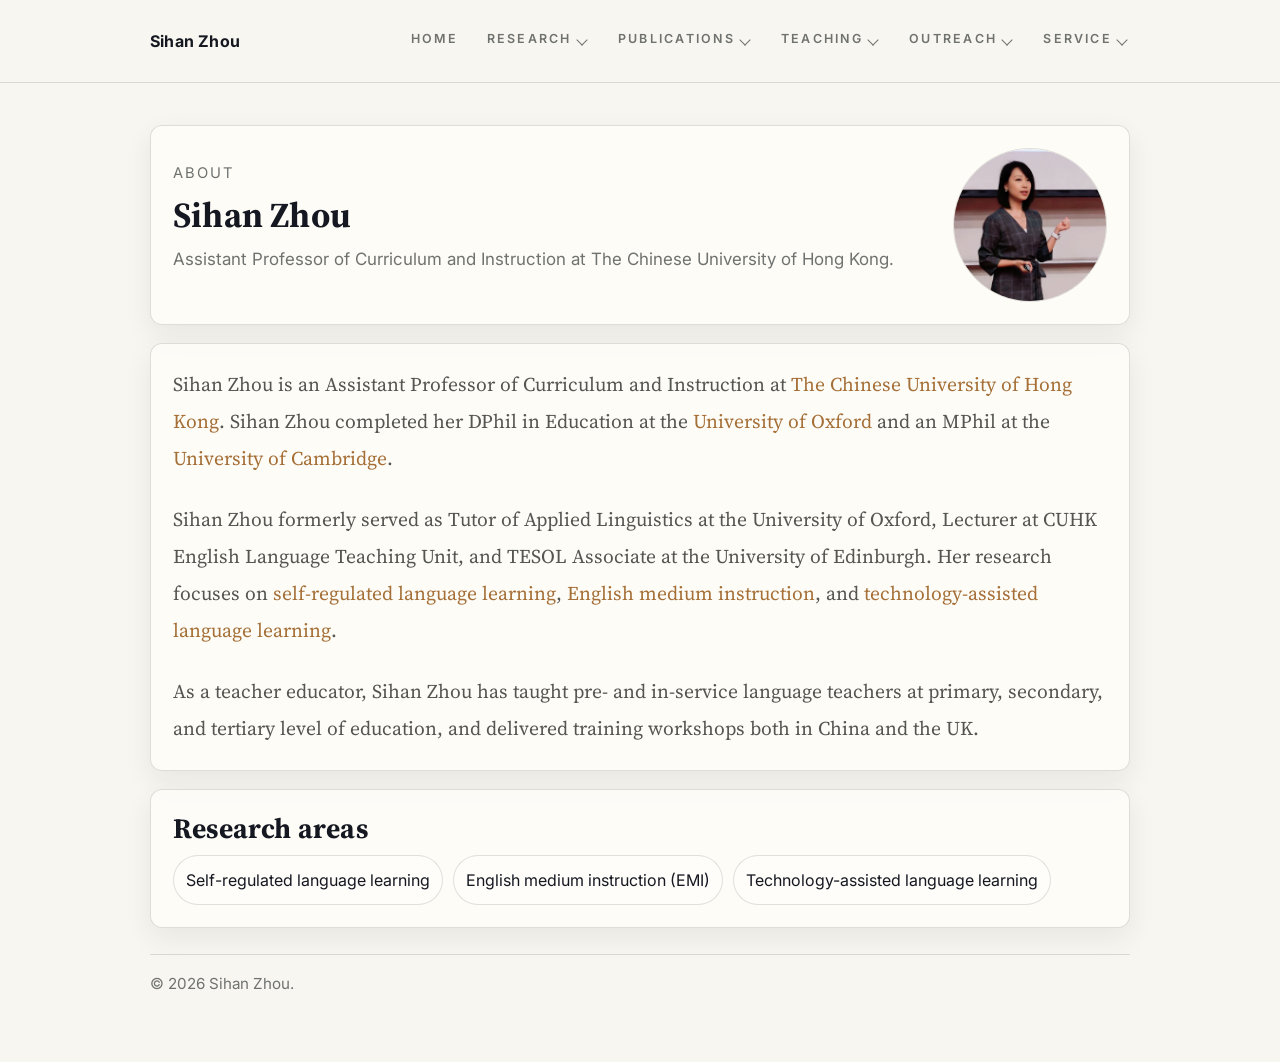
<file: about.html>
<!doctype html>
<html lang="en">
<head>
  <meta charset="utf-8" />
  <meta name="viewport" content="width=device-width, initial-scale=1" />
  <link rel="icon" href="favicon.svg" type="image/svg+xml" />
  <title>About · Sihan Zhou</title>
  <meta name="description" content="About Sihan Zhou." />
  <link rel="stylesheet" href="assets/style.css?v=35" />
</head>
<body class="page-about">
<header class="site-header">
  <div class="container header-inner">
    <div class="brand">
      <a href="index.html">Sihan Zhou</a>
    </div>
    <nav class="nav" aria-label="Main navigation">
      <a class="nav-top" href="index.html">Home</a>
      <div class="nav-group">
        <a class="nav-top" href="research.html">Research</a>
        <button class="nav-toggle" type="button" aria-expanded="false" aria-label="Open Research menu"></button>
        <div class="dropdown-menu">
          <a href="research.html#projects-grants">Projects &amp; Grants</a>
          <a href="research.html#research-in-motion">Research in Motion</a>
          <a href="research.html#invited-talks">Invited Talks</a>
          <a href="research.html#conference-presentations">Selected Conference Presentations</a>
        </div>
      </div>
      <div class="nav-group">
        <a class="nav-top" href="publications.html">Publications</a>
        <button class="nav-toggle" type="button" aria-expanded="false" aria-label="Open Publications menu"></button>
        <div class="dropdown-menu">
          <a href="publications.html#featured-publications">Featured Publications</a>
          <a href="publications.html#selected-publications-by-topic">Publications by Topic</a>
        </div>
      </div>
      <div class="nav-group">
        <a class="nav-top" href="teaching.html">Teaching</a>
        <button class="nav-toggle" type="button" aria-expanded="false" aria-label="Open Teaching menu"></button>
        <div class="dropdown-menu">
          <a href="teaching.html#courses-teaching">Courses Teaching</a>
          <a href="teaching.html#photo-gallery">Photo Gallery</a>
          <a href="teaching.html#guest-lecturers">Guest Lecturers Hosted in Taught Courses</a>
          <a href="teaching.html#supervision">Supervision</a>
        </div>
      </div>
      <div class="nav-group">
        <a class="nav-top" href="outreach.html">Outreach</a>
        <button class="nav-toggle" type="button" aria-expanded="false" aria-label="Open Outreach menu"></button>
        <div class="dropdown-menu">
          <a href="outreach.html#knowledge-transfer">Knowledge Transfer</a>
          <a href="outreach.html#event-organization">Event Organization</a>
          <a href="outreach.html#academic-talks-hosted">Academic Talks Hosted at the Chinese University of Hong Kong</a>
        </div>
      </div>
      <div class="nav-group">
        <a class="nav-top" href="service.html">Service</a>
        <button class="nav-toggle" type="button" aria-expanded="false" aria-label="Open Service menu"></button>
        <div class="dropdown-menu">
          <a href="service.html#professional-roles">Professional Roles</a>
          <a href="service.html#selected-external-services">Selected External Services</a>
          <a href="service.html#selected-internal-services">Selected Service to University and College</a>
        </div>
      </div>
    </nav>
  </div>
</header>

<main class="container">
  <section class="section intro-section">
    <div>
      <div class="kicker">About</div>
      <h1>Sihan Zhou</h1>
      <p class="lead">
        Assistant Professor of Curriculum and Instruction at The Chinese University of Hong Kong.
      </p>
    </div>
    <img class="page-portrait" src="assets/avatar.jpg" alt="Portrait of Sihan Zhou">
  </section>

  <section class="section about-prose">
    <p>
      Sihan Zhou is an Assistant Professor of Curriculum and Instruction at <span class="text-highlight">The Chinese University of Hong Kong</span>. Sihan Zhou completed her DPhil in Education at the <span class="text-highlight">University of Oxford</span> and an MPhil at the <span class="text-highlight">University of Cambridge</span>.
    </p>
    <p>
      Sihan Zhou formerly served as Tutor of Applied Linguistics at the University of Oxford, Lecturer at CUHK English Language Teaching Unit, and TESOL Associate at the University of Edinburgh. Her research focuses on <span class="text-highlight">self-regulated language learning</span>, <span class="text-highlight">English medium instruction</span>, and <span class="text-highlight">technology-assisted language learning</span>.
    </p>
    <p>
      As a teacher educator, Sihan Zhou has taught pre- and in-service language teachers at primary, secondary, and tertiary level of education, and delivered training workshops both in China and the UK.
    </p>
  </section>

  <section class="section">
    <h2>Research areas</h2>
    <div class="research-strip">
      <span>Self-regulated language learning</span>
      <span>English medium instruction (EMI)</span>
      <span>Technology-assisted language learning</span>
    </div>
  </section>

  <footer class="footer">
    <div>© <span id="year"></span> Sihan Zhou.</div>
  </footer>
</main>

<script src="assets/site.js?v=17"></script>
</body>
</html>
</file>
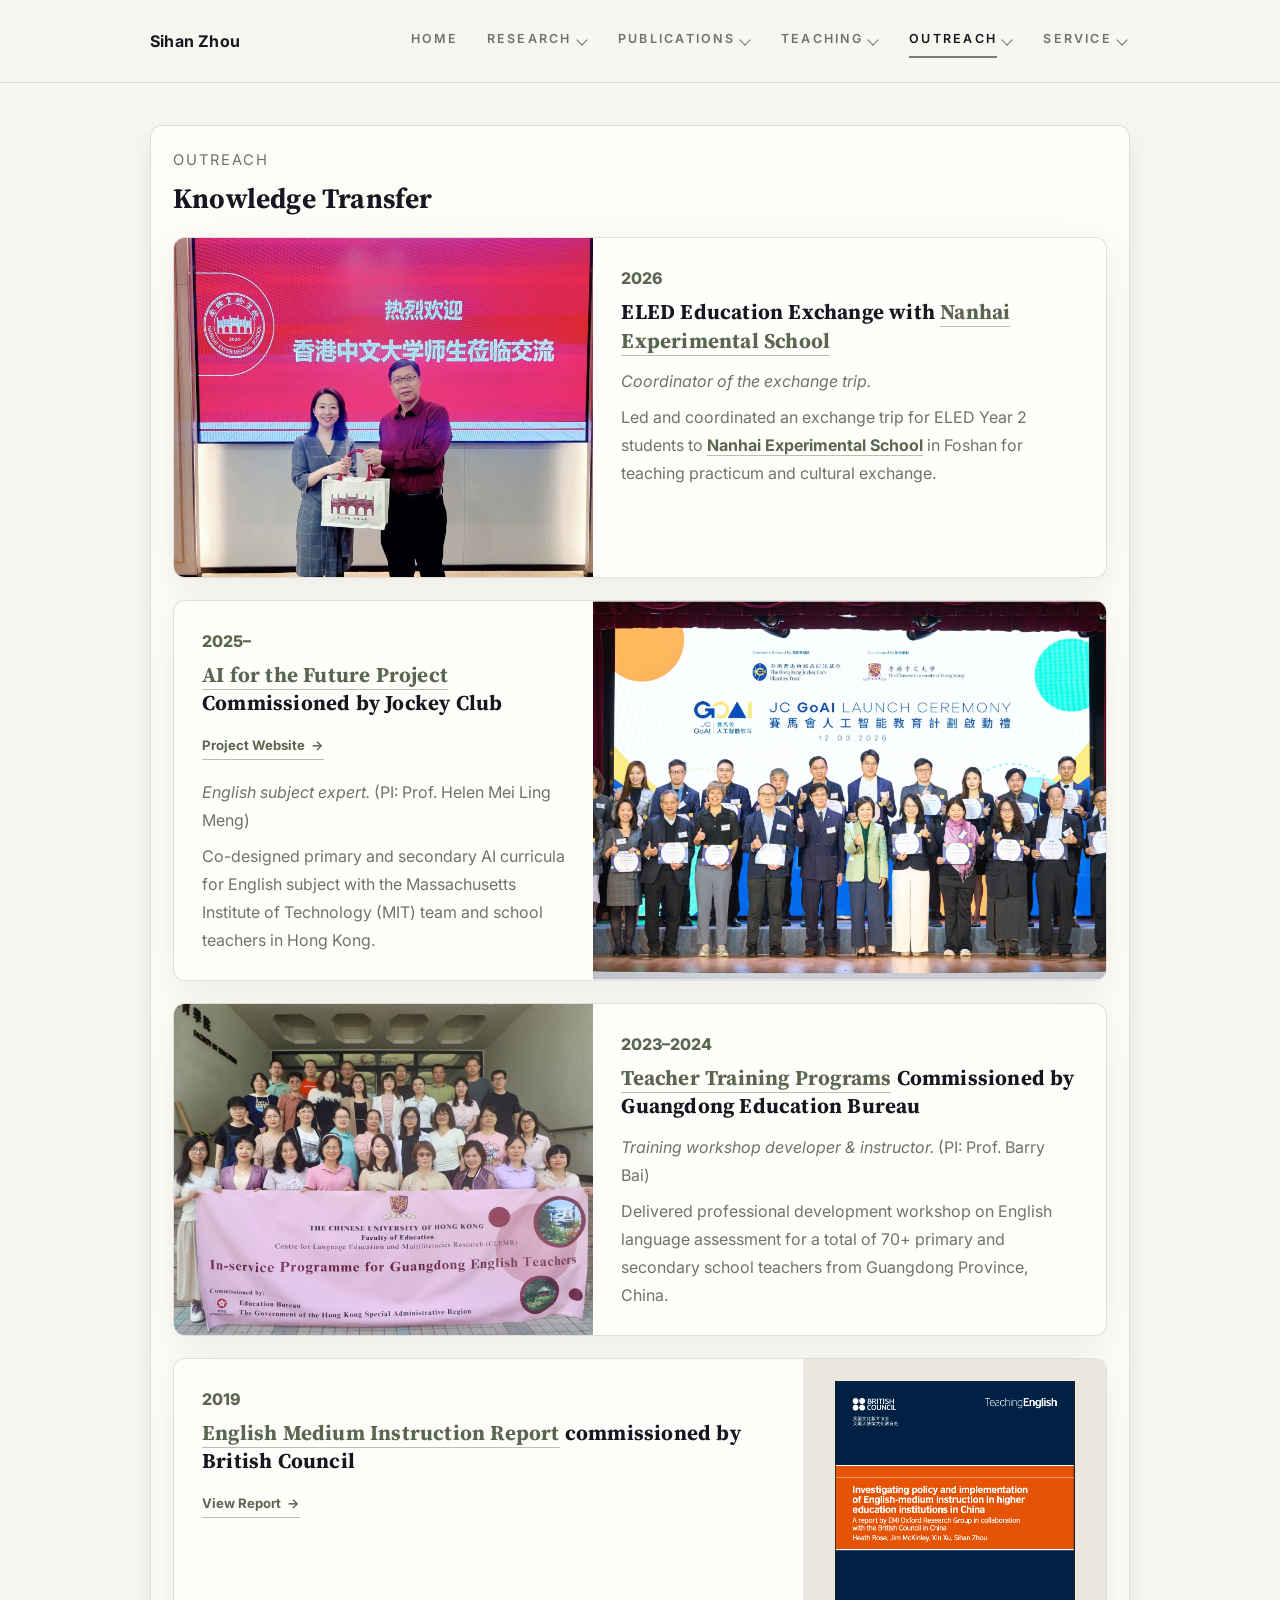
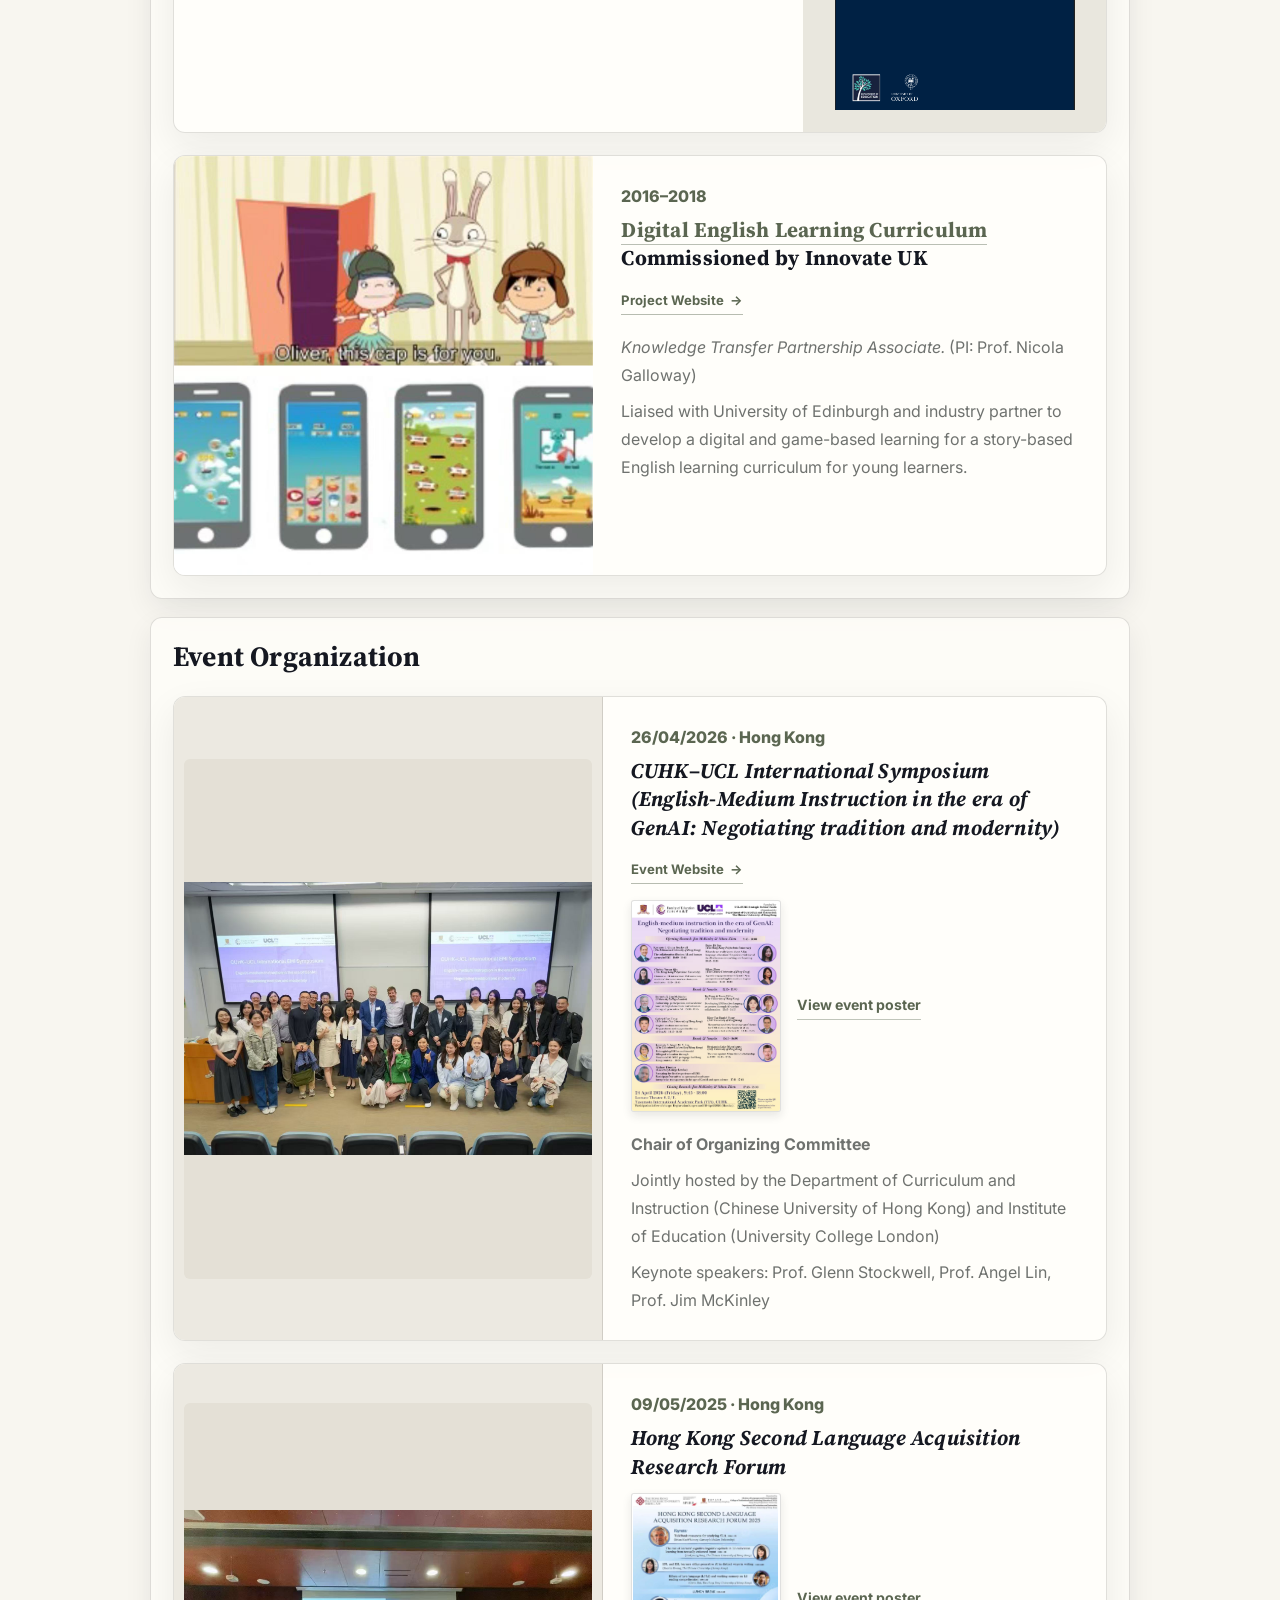
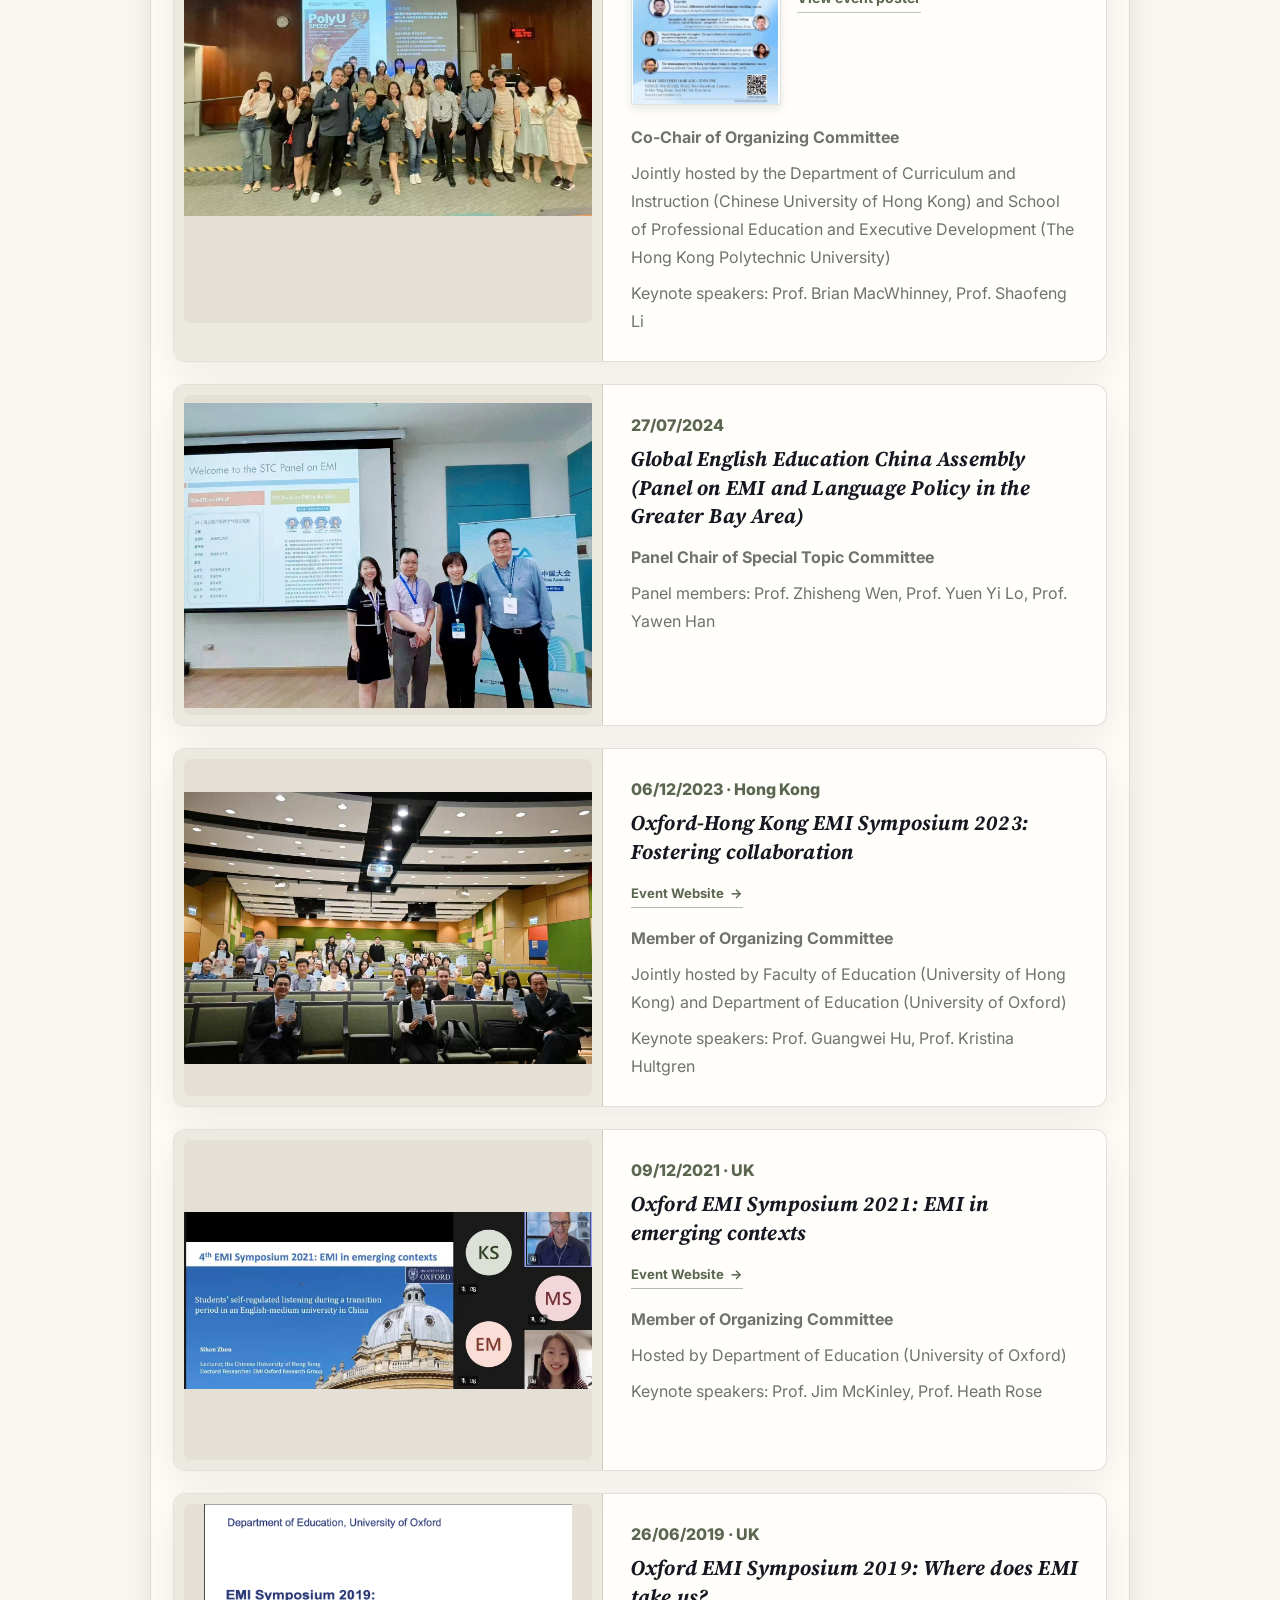
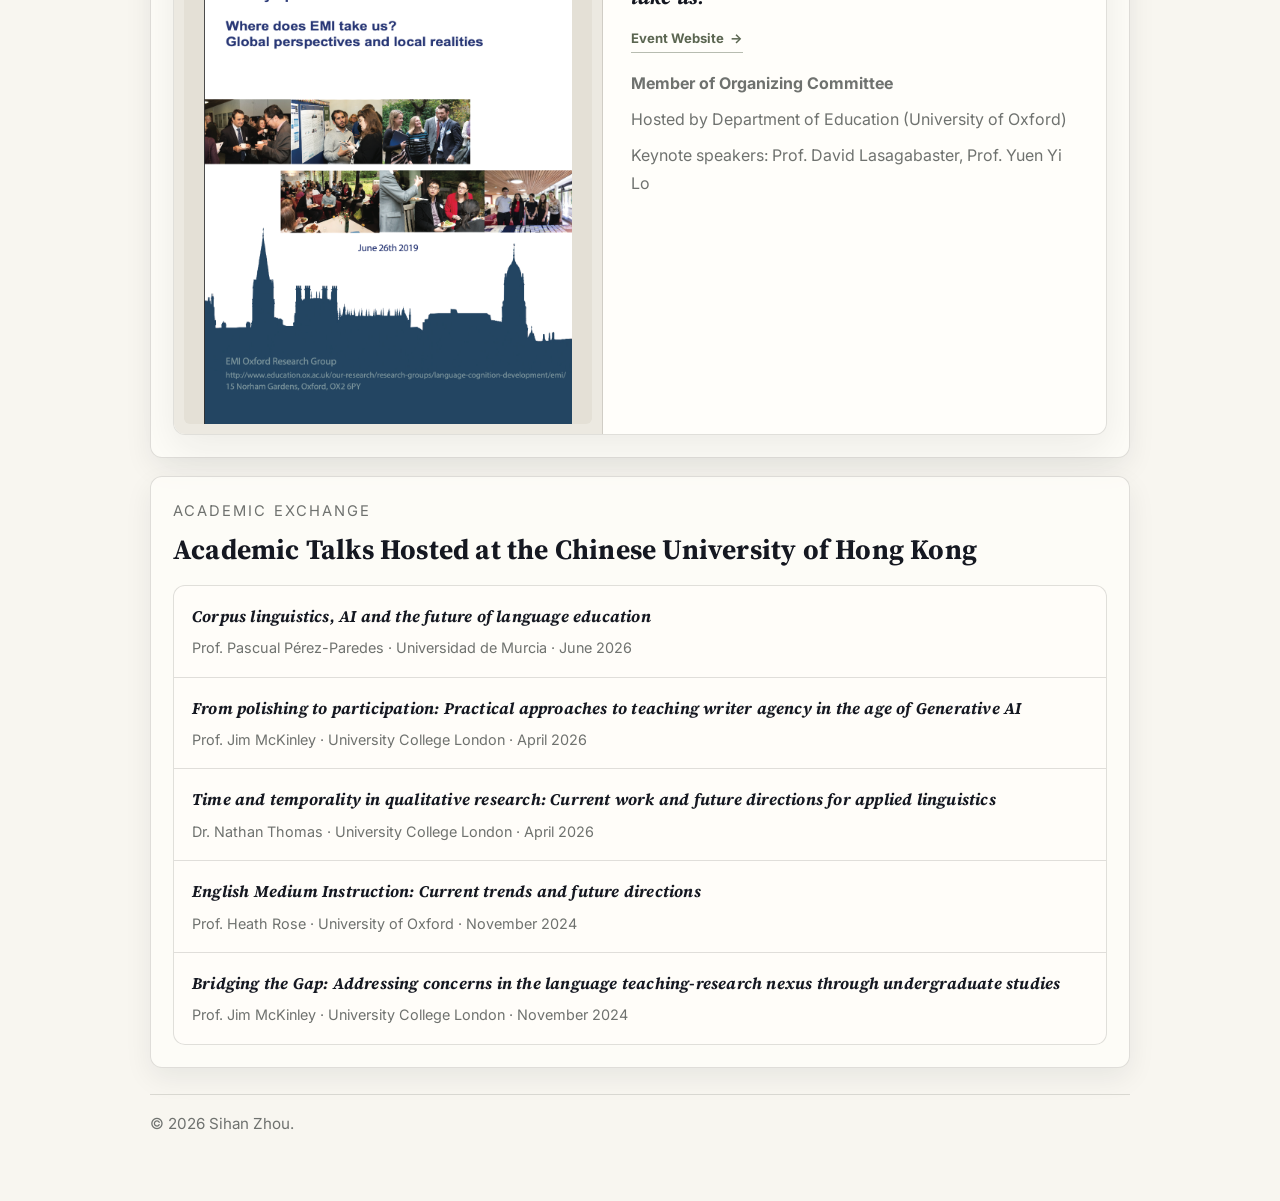
<file: outreach.html>
<!doctype html>
<html lang="en">
<head>
  <meta charset="utf-8" />
  <meta name="viewport" content="width=device-width, initial-scale=1" />
  <link rel="icon" href="favicon.svg" type="image/svg+xml" />
  <title>Outreach · Sihan Zhou</title>
  <meta name="description" content="Outreach, invited talks, events, and knowledge transfer activities of Sihan Zhou." />
  <link rel="stylesheet" href="assets/style.css?v=35" />
</head>
<body class="page-service">
<header class="site-header">
  <div class="container header-inner">
    <div class="brand">
      <a href="index.html">Sihan Zhou</a>
    </div>
    <nav class="nav" aria-label="Main navigation">
      <a class="nav-top" href="index.html">Home</a>
      <div class="nav-group">
        <a class="nav-top" href="research.html">Research</a>
        <button class="nav-toggle" type="button" aria-expanded="false" aria-label="Open Research menu"></button>
        <div class="dropdown-menu">
          <a href="research.html#projects-grants">Projects &amp; Grants</a>
          <a href="research.html#research-in-motion">Research in Motion</a>
          <a href="research.html#invited-talks">Invited Talks</a>
          <a href="research.html#conference-presentations">Selected Conference Presentations</a>
        </div>
      </div>
      <div class="nav-group">
        <a class="nav-top" href="publications.html">Publications</a>
        <button class="nav-toggle" type="button" aria-expanded="false" aria-label="Open Publications menu"></button>
        <div class="dropdown-menu">
          <a href="publications.html#featured-publications">Featured Publications</a>
          <a href="publications.html#selected-publications-by-topic">Publications by Topic</a>
        </div>
      </div>
      <div class="nav-group">
        <a class="nav-top" href="teaching.html">Teaching</a>
        <button class="nav-toggle" type="button" aria-expanded="false" aria-label="Open Teaching menu"></button>
        <div class="dropdown-menu">
          <a href="teaching.html#courses-teaching">Courses Teaching</a>
          <a href="teaching.html#photo-gallery">Photo Gallery</a>
          <a href="teaching.html#guest-lecturers">Guest Lecturers Hosted in Taught Courses</a>
          <a href="teaching.html#supervision">Supervision</a>
        </div>
      </div>
      <div class="nav-group">
        <a class="nav-top active" href="outreach.html">Outreach</a>
        <button class="nav-toggle" type="button" aria-expanded="false" aria-label="Open Outreach menu"></button>
        <div class="dropdown-menu">
          <a href="outreach.html#knowledge-transfer">Knowledge Transfer</a>
          <a href="outreach.html#event-organization">Event Organization</a>
          <a href="outreach.html#academic-talks-hosted">Academic Talks Hosted at the Chinese University of Hong Kong</a>
        </div>
      </div>
      <div class="nav-group">
        <a class="nav-top" href="service.html">Service</a>
        <button class="nav-toggle" type="button" aria-expanded="false" aria-label="Open Service menu"></button>
        <div class="dropdown-menu">
          <a href="service.html#professional-roles">Professional Roles</a>
          <a href="service.html#selected-external-services">Selected External Services</a>
          <a href="service.html#selected-internal-services">Selected Service to University and College</a>
        </div>
      </div>
    </nav>
  </div>
</header>

<main class="container">
  <section class="section" id="knowledge-transfer">
    <div class="kicker">Outreach</div>
    <h1>Knowledge Transfer</h1>
    <div class="outreach-showcase-list">
      <a class="outreach-showcase-card linked-card" href="https://www.fed.cuhk.edu.hk/~ede4343/news/eled-students-embark-on-practicum-and-cultural-exchange-in-foshan/" target="_blank" rel="noopener noreferrer" aria-label="Read about the ELED education exchange with Nanhai Experimental School">
        <div class="outreach-visual">
          <img src="assets/outreach/knowledge/Nanhai exchange trip.jpg" alt="ELED students visiting Nanhai Experimental School" loading="lazy">
        </div>
        <div class="outreach-content">
          <span class="entry-date">2026</span>
          <h3>ELED Education Exchange with <span class="linked-name">Nanhai Experimental School</span></h3>
          <p><em>Coordinator of the exchange trip.</em></p>
          <p>Led and coordinated an exchange trip for ELED Year 2 students to <span class="linked-name">Nanhai Experimental School</span> in Foshan for teaching practicum and cultural exchange.</p>
        </div>
      </a>

      <article class="outreach-showcase-card">
        <div class="outreach-visual">
          <img src="assets/outreach/knowledge/JC GoAI project.png" alt="Participants at the Jockey Club AI for the Future project launch ceremony" loading="lazy">
        </div>
        <div class="outreach-content">
          <span class="entry-date">2025&ndash;</span>
          <h3><a class="linked-name" href="https://cuhkjc-aiforfuture.hk/index.php/en/home/" target="_blank" rel="noopener noreferrer">AI for the Future Project</a> Commissioned by Jockey Club</h3>
          <a class="event-website-link project-website-link" href="https://cuhkjc-aiforfuture.hk/index.php/en/home/" target="_blank" rel="noopener noreferrer" aria-label="Open the AI for the Future Project website">Project Website <span aria-hidden="true">&rarr;</span></a>
          <p><em>English subject expert.</em> (PI: Prof. Helen Mei Ling Meng)</p>
          <p>Co-designed primary and secondary AI curricula for English subject with the Massachusetts Institute of Technology (MIT) team and school teachers in Hong Kong.</p>
        </div>
      </article>

      <article class="outreach-showcase-card">
        <div class="outreach-visual">
          <img src="assets/outreach/knowledge/teacher training.jpg" alt="Professional development workshop for teachers from Guangdong Province" loading="lazy">
        </div>
        <div class="outreach-content">
          <span class="entry-date">2023&ndash;2024</span>
          <h3><a class="linked-name" href="https://clemr.fed.cuhk.edu.hk/projects/guangdong" target="_blank" rel="noopener noreferrer">Teacher Training Programs</a> Commissioned by Guangdong Education Bureau</h3>
          <p><em>Training workshop developer &amp; instructor.</em> (PI: Prof. Barry Bai)</p>
          <p>Delivered professional development workshop on English language assessment for a total of 70+ primary and secondary school teachers from Guangdong Province, China.</p>
        </div>
      </article>

      <article class="outreach-showcase-card outreach-showcase-card--report">
        <div class="outreach-visual outreach-visual--contain">
          <img src="assets/outreach/knowledge/British Council report.png" alt="Cover of the British Council English Medium Instruction report" loading="lazy">
        </div>
        <div class="outreach-content">
          <span class="entry-date">2019</span>
          <h3><a class="linked-name" href="https://www.britishcouncil.cn/sites/default/files/k155_investigating_policy_implementation_emi_china_web.pdf" target="_blank" rel="noopener noreferrer">English Medium Instruction Report</a> commissioned by British Council</h3>
          <a class="event-website-link project-website-link" href="https://www.britishcouncil.cn/sites/default/files/k155_investigating_policy_implementation_emi_china_web.pdf" target="_blank" rel="noopener noreferrer" aria-label="Open the British Council English Medium Instruction report">View Report <span aria-hidden="true">&rarr;</span></a>
        </div>
      </article>

      <article class="outreach-showcase-card">
        <div class="outreach-visual">
          <img src="assets/outreach/knowledge/Innovate UK.jpg" alt="Digital game-based English learning curriculum project" loading="lazy">
        </div>
        <div class="outreach-content">
          <span class="entry-date">2016&ndash;2018</span>
          <h3><a class="linked-name" href="https://media.ed.ac.uk/media/Digital+Game+Based+Learning+in+China+-+Sihan+Zhou/1_k410v1g6/68125791" target="_blank" rel="noopener noreferrer">Digital English Learning Curriculum</a> Commissioned by Innovate UK</h3>
          <a class="event-website-link project-website-link" href="https://media.ed.ac.uk/media/Digital+Game+Based+Learning+in+China+-+Sihan+Zhou/1_k410v1g6/68125791" target="_blank" rel="noopener noreferrer" aria-label="Watch the Digital English Learning Curriculum project video">Project Website <span aria-hidden="true">&rarr;</span></a>
          <p><em>Knowledge Transfer Partnership Associate.</em> (PI: Prof. Nicola Galloway)</p>
          <p>Liaised with University of Edinburgh and industry partner to develop a digital and game-based learning for a story-based English learning curriculum for young learners.</p>
        </div>
      </article>
    </div>
  </section>

  <section class="section" id="event-organization">
    <h2>Event Organization</h2>
    <div class="event-showcase-list">
      <article class="event-showcase-card">
        <a class="event-media event-media-photo" href="https://www.fed.cuhk.edu.hk/cri/emisymposium/" target="_blank" rel="noopener noreferrer" aria-label="Open the CUHK-UCL International Symposium website">
          <img src="assets/outreach/events/CUHK-UCL EMI symposium2.jpg" alt="Participants at the CUHK-UCL International Symposium" loading="lazy">
        </a>
        <div class="event-content">
          <span class="entry-date">26/04/2026 · Hong Kong</span>
          <h3><em>CUHK–UCL International Symposium (English-Medium Instruction in the era of GenAI: Negotiating tradition and modernity)</em></h3>
          <a class="event-website-link" href="https://www.fed.cuhk.edu.hk/cri/emisymposium/" target="_blank" rel="noopener noreferrer">Event Website <span aria-hidden="true">→</span></a>
          <a class="event-poster-link" href="assets/outreach/events/EMI Symposium Potser_finalized.jpg" target="_blank" rel="noopener noreferrer" aria-label="Open the CUHK-UCL International Symposium poster">
            <img src="assets/outreach/events/EMI Symposium Potser_finalized.jpg" alt="CUHK-UCL International Symposium poster" loading="lazy">
            <span>View event poster</span>
          </a>
          <p><strong>Chair of Organizing Committee</strong></p>
          <p>Jointly hosted by the Department of Curriculum and Instruction (Chinese University of Hong Kong) and Institute of Education (University College London)</p>
          <p>Keynote speakers: Prof. Glenn Stockwell, Prof. Angel Lin, Prof. Jim McKinley</p>
        </div>
      </article>

      <article class="event-showcase-card">
        <div class="event-media event-media-photo">
          <img src="assets/outreach/events/HK Second language acquisition forum 2025.jpg" alt="Participants at the Hong Kong Second Language Acquisition Research Forum 2025" loading="lazy">
        </div>
        <div class="event-content">
          <span class="entry-date">09/05/2025 · Hong Kong</span>
          <h3><em>Hong Kong Second Language Acquisition Research Forum</em></h3>
          <a class="event-poster-link" href="assets/outreach/events/HK-SLARF 2025.jpg" target="_blank" rel="noopener noreferrer" aria-label="Open the Hong Kong Second Language Acquisition Research Forum 2025 poster">
            <img src="assets/outreach/events/HK-SLARF 2025.jpg" alt="Hong Kong Second Language Acquisition Research Forum 2025 poster" loading="lazy">
            <span>View event poster</span>
          </a>
          <p><strong>Co-Chair of Organizing Committee</strong></p>
          <p>Jointly hosted by the Department of Curriculum and Instruction (Chinese University of Hong Kong) and School of Professional Education and Executive Development (The Hong Kong Polytechnic University)</p>
          <p>Keynote speakers: Prof. Brian MacWhinney, Prof. Shaofeng Li</p>
        </div>
      </article>

      <article class="event-showcase-card">
        <div class="event-media event-media-photo"><img src="assets/outreach/events/Global English Education China Assembly.jpg" alt="Global English Education China Assembly" loading="lazy"></div>
        <div class="event-content">
          <span class="entry-date">27/07/2024</span>
          <h3><em>Global English Education China Assembly (Panel on EMI and Language Policy in the Greater Bay Area)</em></h3>
          <p><strong>Panel Chair of Special Topic Committee</strong></p>
          <p>Panel members: Prof. Zhisheng Wen, Prof. Yuen Yi Lo, Prof. Yawen Han</p>
        </div>
      </article>

      <article class="event-showcase-card">
        <a class="event-media event-media-photo" href="https://www.emi.network/uploads/1/3/5/8/13582401/nov22_emi_symposium_booklet_2023_.pdf" target="_blank" rel="noopener noreferrer" aria-label="Open the Oxford-Hong Kong EMI Symposium 2023 booklet"><img src="assets/outreach/events/Oxford-Hong Kong EMI Symposium 2023_ Fostering collaboration.jpg" alt="Oxford-Hong Kong EMI Symposium 2023" loading="lazy"></a>
        <div class="event-content">
          <span class="entry-date">06/12/2023 · Hong Kong</span>
          <h3><em>Oxford-Hong Kong EMI Symposium 2023: Fostering collaboration</em></h3>
          <a class="event-website-link" href="https://www.emi.network/uploads/1/3/5/8/13582401/nov22_emi_symposium_booklet_2023_.pdf" target="_blank" rel="noopener noreferrer">Event Website <span aria-hidden="true">→</span></a>
          <p><strong>Member of Organizing Committee</strong></p>
          <p>Jointly hosted by Faculty of Education (University of Hong Kong) and Department of Education (University of Oxford)</p>
          <p>Keynote speakers: Prof. Guangwei Hu, Prof. Kristina Hultgren</p>
        </div>
      </article>

      <article class="event-showcase-card">
        <a class="event-media event-media-photo" href="https://www.emi.network/emi-symposium-2021.html" target="_blank" rel="noopener noreferrer" aria-label="Open the Oxford EMI Symposium 2021 website"><img src="assets/outreach/events/Oxford EMI Symposium 2021_ EMI in emerging contexts.jpg" alt="Oxford EMI Symposium 2021" loading="lazy"></a>
        <div class="event-content">
          <span class="entry-date">09/12/2021 · UK</span>
          <h3><em>Oxford EMI Symposium 2021: EMI in emerging contexts</em></h3>
          <a class="event-website-link" href="https://www.emi.network/emi-symposium-2021.html" target="_blank" rel="noopener noreferrer">Event Website <span aria-hidden="true">→</span></a>
          <p><strong>Member of Organizing Committee</strong></p>
          <p>Hosted by Department of Education (University of Oxford)</p>
          <p>Keynote speakers: Prof. Jim McKinley, Prof. Heath Rose</p>
        </div>
      </article>

      <article class="event-showcase-card">
        <a class="event-media event-media-photo" href="https://www.emi.network/emi-symposium-2019.html" target="_blank" rel="noopener noreferrer" aria-label="Open the Oxford EMI Symposium 2019 website"><img src="assets/outreach/events/Oxford EMI Symposium 2019_ Where does EMI take us_.jpg" alt="Oxford EMI Symposium 2019" loading="lazy"></a>
        <div class="event-content">
          <span class="entry-date">26/06/2019 · UK</span>
          <h3><em>Oxford EMI Symposium 2019: Where does EMI take us?</em></h3>
          <a class="event-website-link" href="https://www.emi.network/emi-symposium-2019.html" target="_blank" rel="noopener noreferrer">Event Website <span aria-hidden="true">→</span></a>
          <p><strong>Member of Organizing Committee</strong></p>
          <p>Hosted by Department of Education (University of Oxford)</p>
          <p>Keynote speakers: Prof. David Lasagabaster, Prof. Yuen Yi Lo</p>
        </div>
      </article>
    </div>
  </section>

  <section class="section" id="academic-talks-hosted">
    <div class="kicker">Academic exchange</div>
    <h2>Academic Talks Hosted at the Chinese University of Hong Kong</h2>
    <div class="hosted-talks-list">
      <article><h3><em>Corpus linguistics, AI and the future of language education</em></h3><p>Prof. Pascual Pérez-Paredes <span aria-hidden="true">·</span> Universidad de Murcia <span aria-hidden="true">·</span> June 2026</p></article>
      <article><h3><em>From polishing to participation: Practical approaches to teaching writer agency in the age of Generative AI</em></h3><p>Prof. Jim McKinley <span aria-hidden="true">·</span> University College London <span aria-hidden="true">·</span> April 2026</p></article>
      <article><h3><em>Time and temporality in qualitative research: Current work and future directions for applied linguistics</em></h3><p>Dr. Nathan Thomas <span aria-hidden="true">·</span> University College London <span aria-hidden="true">·</span> April 2026</p></article>
      <article><h3><em>English Medium Instruction: Current trends and future directions</em></h3><p>Prof. Heath Rose <span aria-hidden="true">·</span> University of Oxford <span aria-hidden="true">·</span> November 2024</p></article>
      <article><h3><em>Bridging the Gap: Addressing concerns in the language teaching-research nexus through undergraduate studies</em></h3><p>Prof. Jim McKinley <span aria-hidden="true">·</span> University College London <span aria-hidden="true">·</span> November 2024</p></article>
    </div>
  </section>

  <footer class="footer">
    <div>© <span id="year"></span> Sihan Zhou.</div>
  </footer>
</main>

<script src="assets/site.js?v=17"></script>
</body>
</html>
</file>
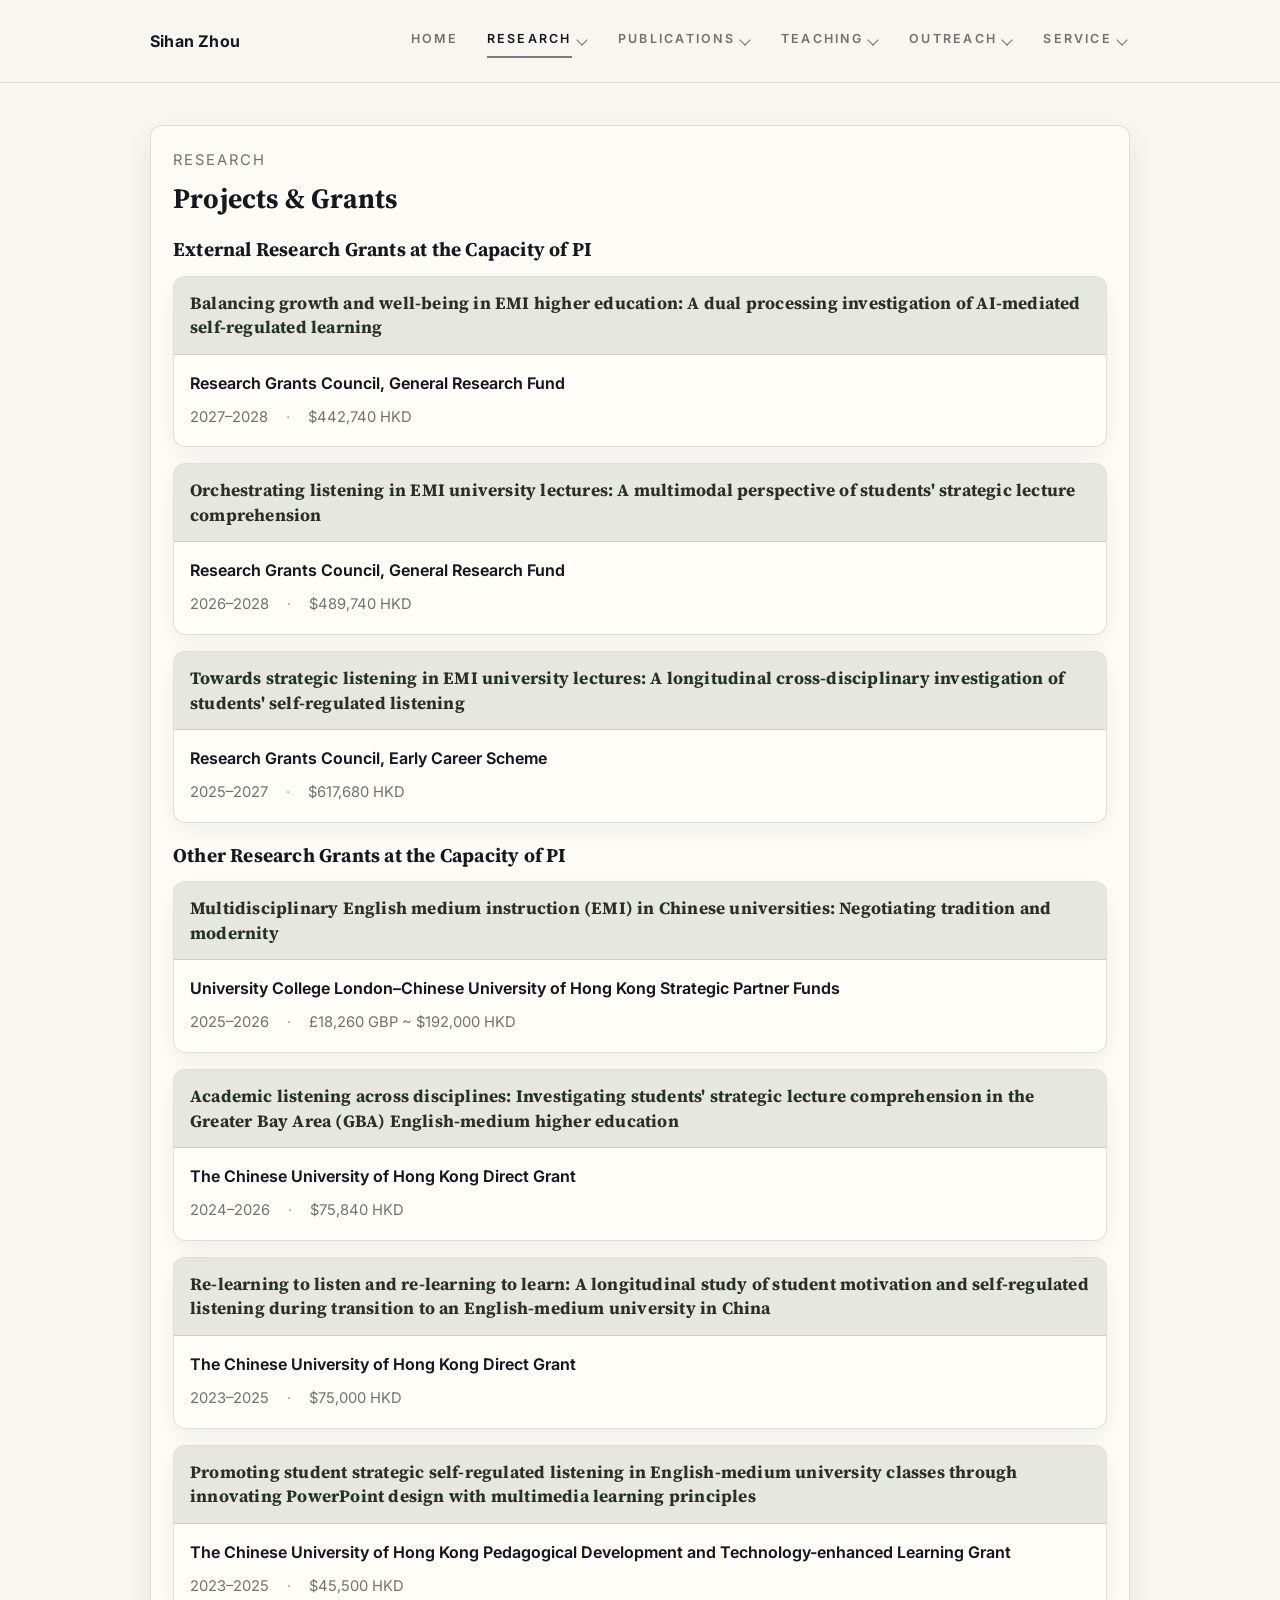
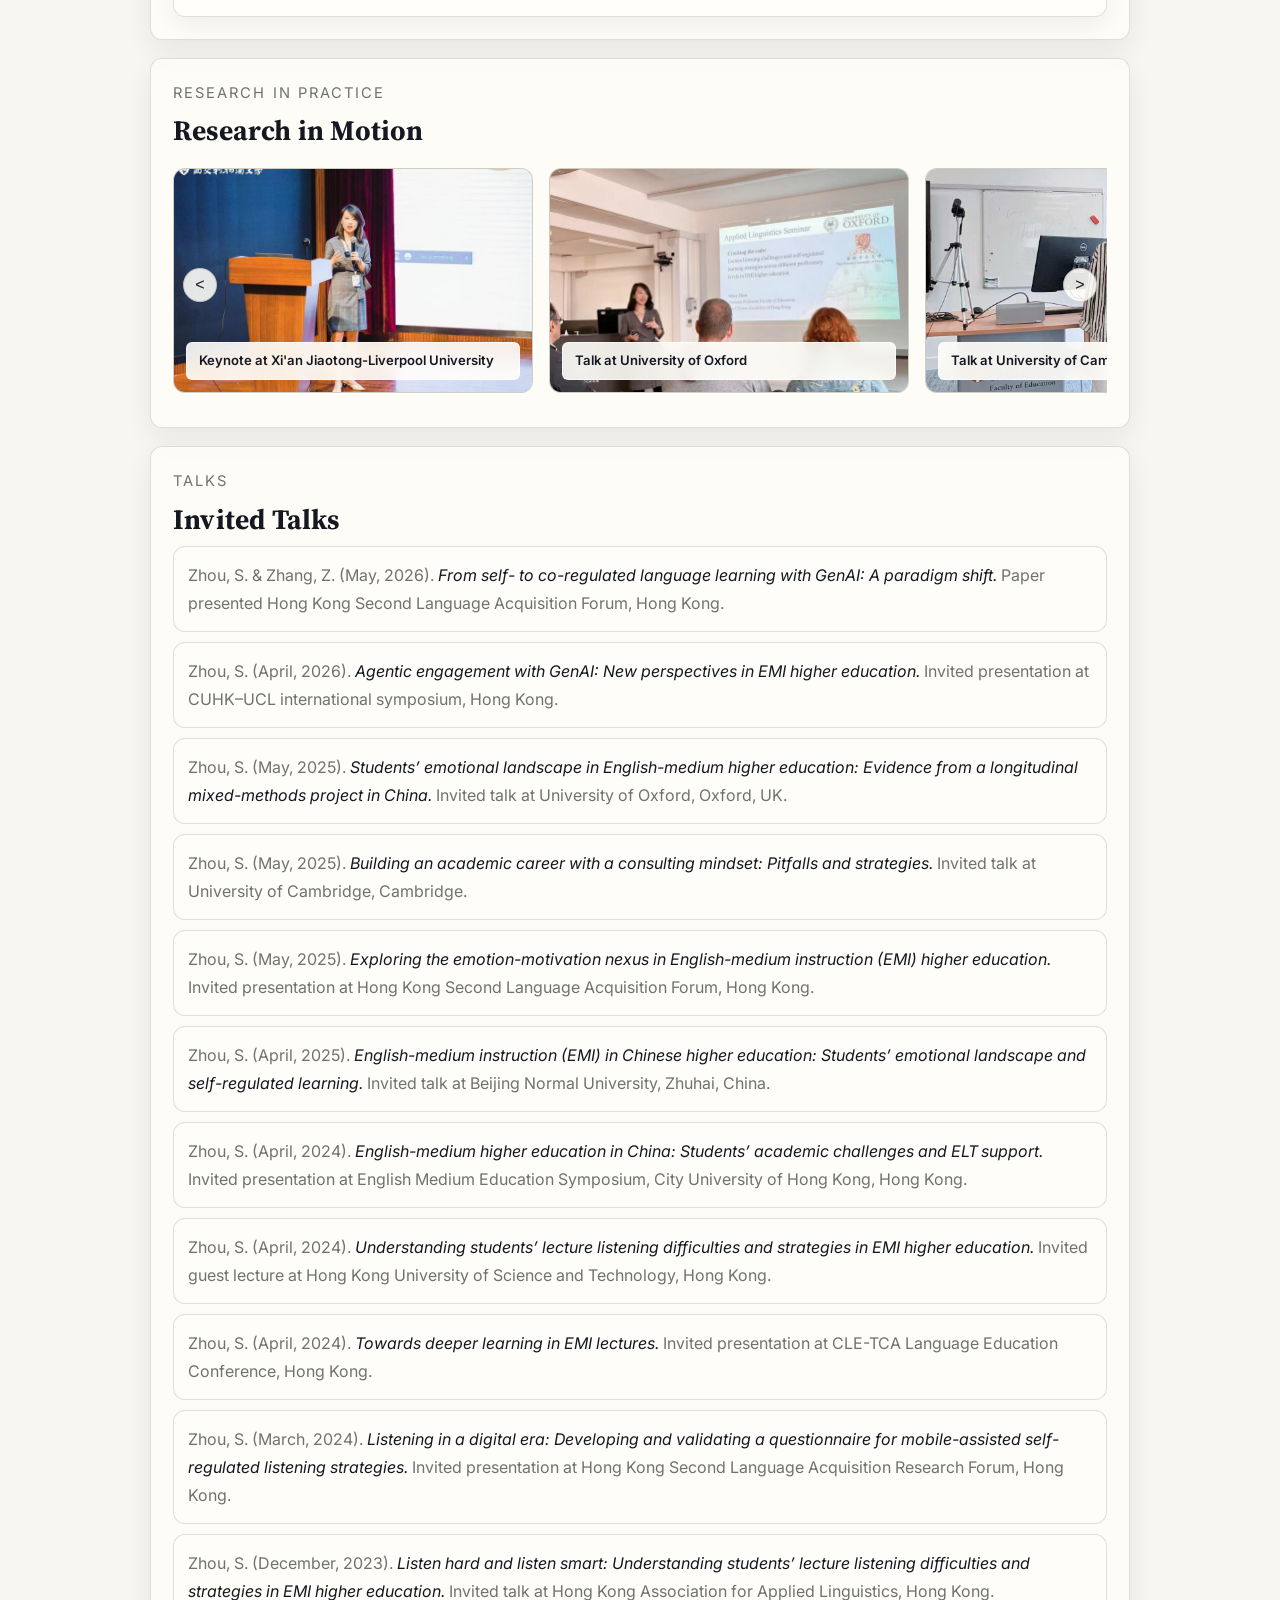
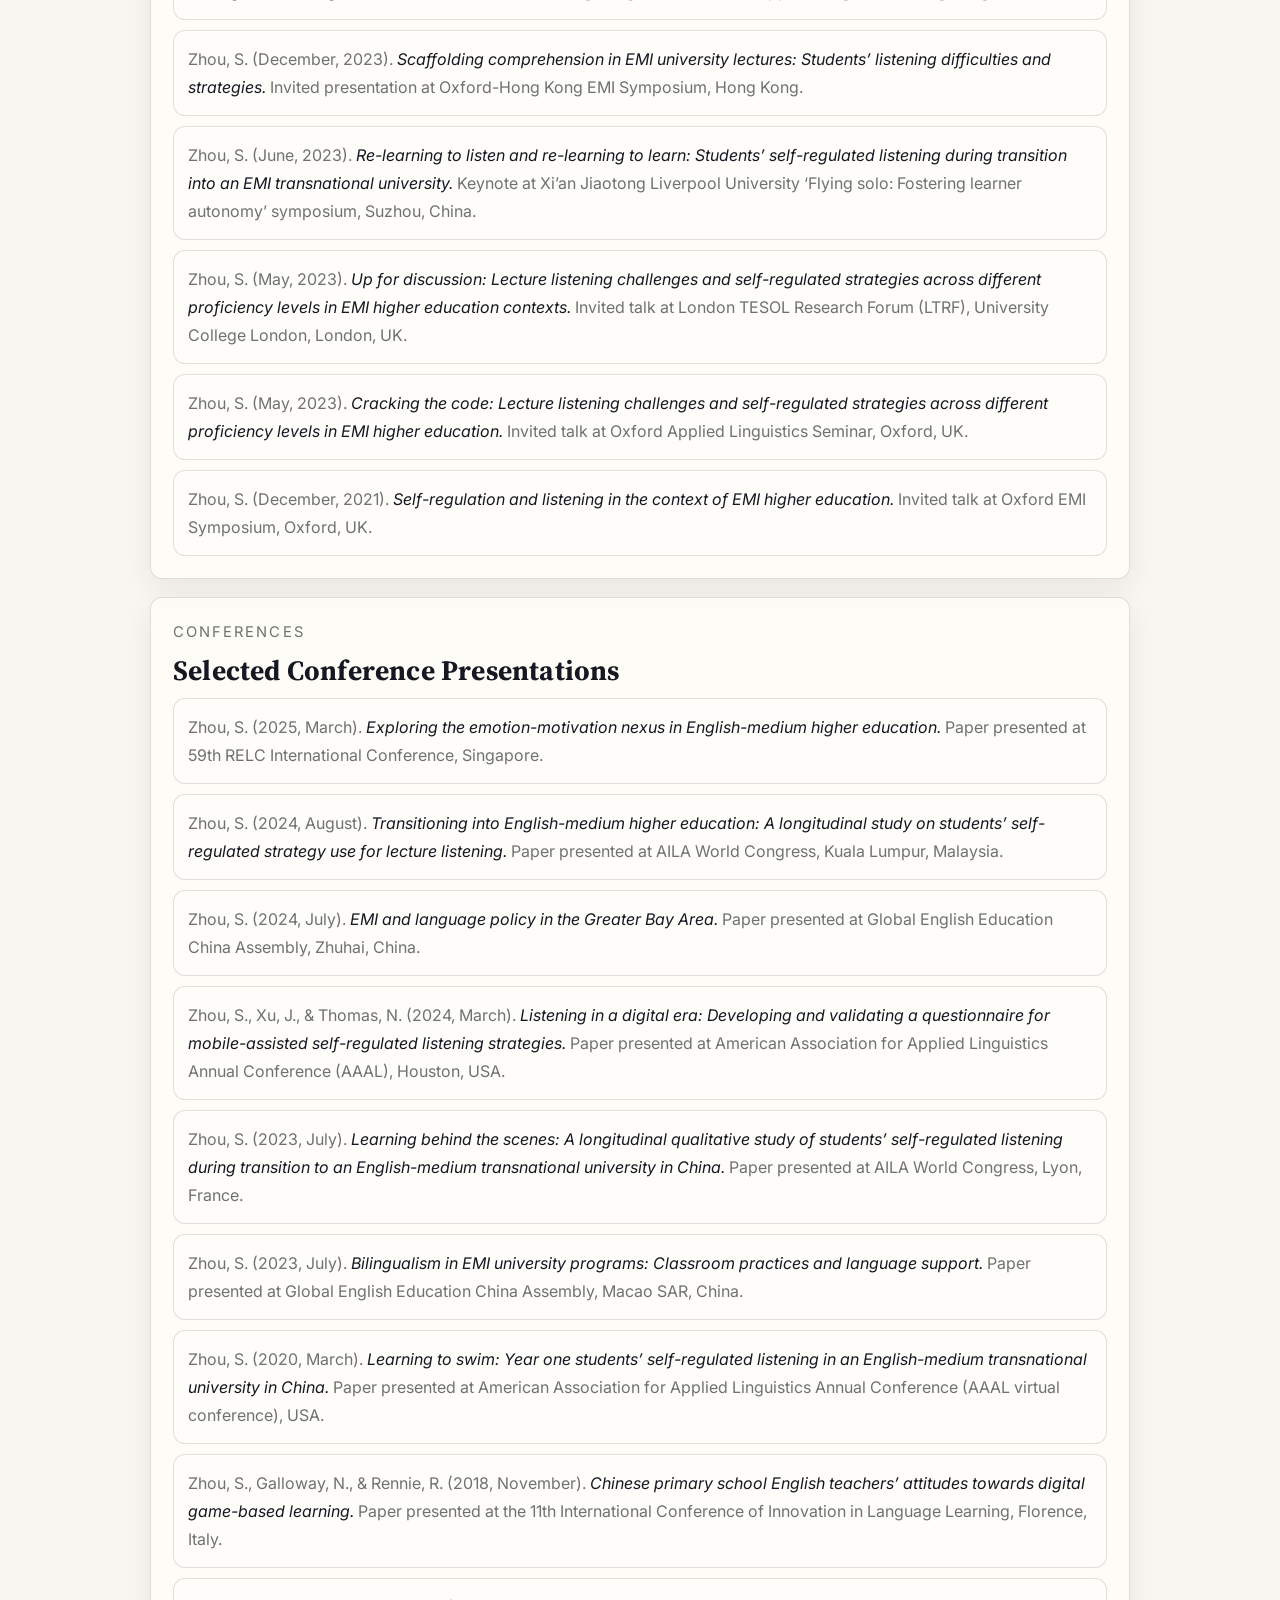
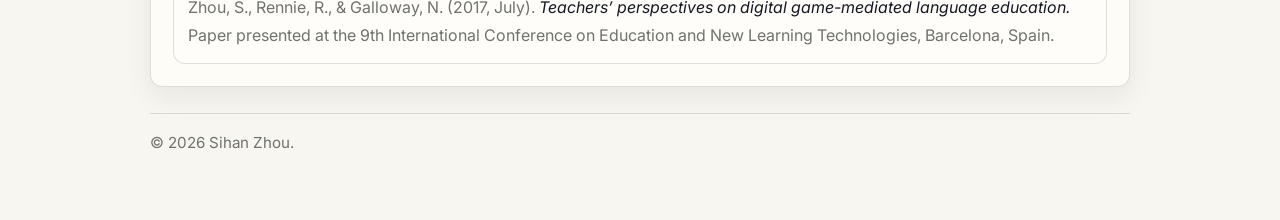
<file: research.html>
<!doctype html>
<html lang="en">
<head>
  <meta charset="utf-8" />
  <meta name="viewport" content="width=device-width, initial-scale=1" />
  <link rel="icon" href="favicon.svg" type="image/svg+xml" />
  <title>Research · Sihan Zhou</title>
  <meta name="description" content="Research interests and projects of Sihan Zhou." />
  <link rel="stylesheet" href="assets/style.css?v=35" />
</head>
<body class="page-research">
<header class="site-header">
  <div class="container header-inner">
    <div class="brand">
      <a href="index.html">Sihan Zhou</a>
    </div>
    <nav class="nav" aria-label="Main navigation">
      <a class="nav-top" href="index.html">Home</a>
      <div class="nav-group">
        <a class="nav-top active" href="research.html">Research</a>
        <button class="nav-toggle" type="button" aria-expanded="false" aria-label="Open Research menu"></button>
        <div class="dropdown-menu">
          <a href="research.html#projects-grants">Projects &amp; Grants</a>
          <a href="research.html#research-in-motion">Research in Motion</a>
          <a href="research.html#invited-talks">Invited Talks</a>
          <a href="research.html#conference-presentations">Selected Conference Presentations</a>
        </div>
      </div>
      <div class="nav-group">
        <a class="nav-top" href="publications.html">Publications</a>
        <button class="nav-toggle" type="button" aria-expanded="false" aria-label="Open Publications menu"></button>
        <div class="dropdown-menu">
          <a href="publications.html#featured-publications">Featured Publications</a>
          <a href="publications.html#selected-publications-by-topic">Publications by Topic</a>
        </div>
      </div>
      <div class="nav-group">
        <a class="nav-top" href="teaching.html">Teaching</a>
        <button class="nav-toggle" type="button" aria-expanded="false" aria-label="Open Teaching menu"></button>
        <div class="dropdown-menu">
          <a href="teaching.html#courses-teaching">Courses Teaching</a>
          <a href="teaching.html#photo-gallery">Photo Gallery</a>
          <a href="teaching.html#guest-lecturers">Guest Lecturers Hosted in Taught Courses</a>
          <a href="teaching.html#supervision">Supervision</a>
        </div>
      </div>
      <div class="nav-group">
        <a class="nav-top" href="outreach.html">Outreach</a>
        <button class="nav-toggle" type="button" aria-expanded="false" aria-label="Open Outreach menu"></button>
        <div class="dropdown-menu">
          <a href="outreach.html#knowledge-transfer">Knowledge Transfer</a>
          <a href="outreach.html#event-organization">Event Organization</a>
          <a href="outreach.html#academic-talks-hosted">Academic Talks Hosted at the Chinese University of Hong Kong</a>
        </div>
      </div>
      <div class="nav-group">
        <a class="nav-top" href="service.html">Service</a>
        <button class="nav-toggle" type="button" aria-expanded="false" aria-label="Open Service menu"></button>
        <div class="dropdown-menu">
          <a href="service.html#professional-roles">Professional Roles</a>
          <a href="service.html#selected-external-services">Selected External Services</a>
          <a href="service.html#selected-internal-services">Selected Service to University and College</a>
        </div>
      </div>
    </nav>
  </div>
</header>

<main class="container">
  <section class="section" id="projects-grants">
    <div class="kicker">Research</div>
    <h1>Projects &amp; Grants</h1>

    <div class="section-subhead">
      <h2>External Research Grants at the Capacity of PI</h2>
    </div>
    <div class="grant-list">
      <article class="grant-card grant-card-structured">
        <h3 class="grant-title-highlight">Balancing growth and well-being in EMI higher education: A dual processing investigation of AI-mediated self-regulated learning</h3>
        <div class="grant-card-body">
          <p class="grant-funder">Research Grants Council, General Research Fund</p>
          <div class="grant-details"><span>2027&ndash;2028</span><span>$442,740 HKD</span></div>
        </div>
      </article>
      <article class="grant-card grant-card-structured">
        <h3 class="grant-title-highlight">Orchestrating listening in EMI university lectures: A multimodal perspective of students' strategic lecture comprehension</h3>
        <div class="grant-card-body">
          <p class="grant-funder">Research Grants Council, General Research Fund</p>
          <div class="grant-details"><span>2026&ndash;2028</span><span>$489,740 HKD</span></div>
        </div>
      </article>
      <article class="grant-card grant-card-structured">
        <h3 class="grant-title-highlight">Towards strategic listening in EMI university lectures: A longitudinal cross-disciplinary investigation of students' self-regulated listening</h3>
        <div class="grant-card-body">
          <p class="grant-funder">Research Grants Council, Early Career Scheme</p>
          <div class="grant-details"><span>2025&ndash;2027</span><span>$617,680 HKD</span></div>
        </div>
      </article>
    </div>

    <div class="section-subhead">
      <h2>Other Research Grants at the Capacity of PI</h2>
    </div>
    <div class="grant-list">
      <article class="grant-card grant-card-structured">
        <h3 class="grant-title-highlight">Multidisciplinary English medium instruction (EMI) in Chinese universities: Negotiating tradition and modernity</h3>
        <div class="grant-card-body">
          <p class="grant-funder">University College London&ndash;Chinese University of Hong Kong Strategic Partner Funds</p>
          <div class="grant-details"><span>2025&ndash;2026</span><span>£18,260 GBP ~ $192,000 HKD</span></div>
        </div>
      </article>
      <article class="grant-card grant-card-structured">
        <h3 class="grant-title-highlight">Academic listening across disciplines: Investigating students' strategic lecture comprehension in the Greater Bay Area (GBA) English-medium higher education</h3>
        <div class="grant-card-body">
          <p class="grant-funder">The Chinese University of Hong Kong Direct Grant</p>
          <div class="grant-details"><span>2024&ndash;2026</span><span>$75,840 HKD</span></div>
        </div>
      </article>
      <article class="grant-card grant-card-structured">
        <h3 class="grant-title-highlight">Re-learning to listen and re-learning to learn: A longitudinal study of student motivation and self-regulated listening during transition to an English-medium university in China</h3>
        <div class="grant-card-body">
          <p class="grant-funder">The Chinese University of Hong Kong Direct Grant</p>
          <div class="grant-details"><span>2023&ndash;2025</span><span>$75,000 HKD</span></div>
        </div>
      </article>
      <article class="grant-card grant-card-structured">
        <h3 class="grant-title-highlight">Promoting student strategic self-regulated listening in English-medium university classes through innovating PowerPoint design with multimedia learning principles</h3>
        <div class="grant-card-body">
          <p class="grant-funder">The Chinese University of Hong Kong Pedagogical Development and Technology-enhanced Learning Grant</p>
          <div class="grant-details"><span>2023&ndash;2025</span><span>$45,500 HKD</span></div>
        </div>
      </article>
    </div>
  </section>

  <section class="section research-motion-section" id="research-in-motion" aria-labelledby="research-motion-heading">
    <div class="kicker">Research in practice</div>
    <h2 id="research-motion-heading">Research in Motion</h2>
    <div class="gallery-shell research-gallery-shell">
      <button class="gallery-arrow gallery-arrow-left" type="button" data-gallery-direction="-1" aria-label="Show previous research photo">&lt;</button>
      <div class="research-motion-gallery" data-gallery aria-label="Research activities photo gallery" tabindex="0">
        <figure class="research-motion-card">
          <img src="assets/gallery/research-2026/Keynote at Xi_an Jiaotong Liverpool University.jpg" alt="Sihan Zhou delivering a keynote at Xi'an Jiaotong-Liverpool University" loading="lazy">
          <figcaption>Keynote at Xi'an Jiaotong-Liverpool University</figcaption>
        </figure>
        <figure class="research-motion-card">
          <img src="assets/gallery/research-2026/Talk at University of Oxford.jpg" alt="Sihan Zhou giving a talk at the University of Oxford" loading="lazy">
          <figcaption>Talk at University of Oxford</figcaption>
        </figure>
        <figure class="research-motion-card">
          <img src="assets/gallery/research-2026/Talk at University of Cambridge.jpg" alt="Sihan Zhou giving a talk at the University of Cambridge" loading="lazy">
          <figcaption>Talk at University of Cambridge</figcaption>
        </figure>
        <figure class="research-motion-card">
          <img src="assets/gallery/research-2026/Talk at Beijing Normal University.jpg" alt="Sihan Zhou giving a talk at Beijing Normal University" loading="lazy">
          <figcaption>Talk at Beijing Normal University</figcaption>
        </figure>
        <figure class="research-motion-card">
          <img src="assets/gallery/research-2026/Talk at London TESOL Research Forum.jpg" alt="Sihan Zhou giving a talk at London TESOL Research Forum" loading="lazy">
          <figcaption>Talk at London TESOL Research Forum</figcaption>
        </figure>
        <figure class="research-motion-card">
          <img src="assets/gallery/research-2026/AILA World Congress 2024.jpg" alt="Sihan Zhou at AILA World Congress 2024" loading="lazy">
          <figcaption>AILA World Congress 2024</figcaption>
        </figure>
        <figure class="research-motion-card">
          <img src="assets/gallery/research-2026/CLE-TCA Language Education Conference.jpg" alt="Sihan Zhou at the CLE-TCA Language Education Conference" loading="lazy">
          <figcaption>CLE-TCA Language Education Conference</figcaption>
        </figure>
        <figure class="research-motion-card">
          <img src="assets/gallery/research-2026/Global English Education China Assembly.jpg" alt="Sihan Zhou at the Global English Education China Assembly" loading="lazy">
          <figcaption>Global English Education China Assembly</figcaption>
        </figure>
      </div>
      <button class="gallery-arrow gallery-arrow-right" type="button" data-gallery-direction="1" aria-label="Show next research photo">&gt;</button>
    </div>
  </section>

  <section class="section" id="invited-talks">
    <div class="kicker">Talks</div>
    <h2>Invited Talks</h2>
    <ol class="talk-list card-list">
      <li>Zhou, S. &amp; Zhang, Z. (May, 2026). <em>From self- to co-regulated language learning with GenAI: A paradigm shift.</em> Paper presented Hong Kong Second Language Acquisition Forum, Hong Kong.</li>
      <li>Zhou, S. (April, 2026). <em>Agentic engagement with GenAI: New perspectives in EMI higher education.</em> Invited presentation at CUHK–UCL international symposium, Hong Kong.</li>
      <li>Zhou, S. (May, 2025). <em>Students’ emotional landscape in English-medium higher education: Evidence from a longitudinal mixed-methods project in China.</em> Invited talk at University of Oxford, Oxford, UK.</li>
      <li>Zhou, S. (May, 2025). <em>Building an academic career with a consulting mindset: Pitfalls and strategies.</em> Invited talk at University of Cambridge, Cambridge.</li>
      <li>Zhou, S. (May, 2025). <em>Exploring the emotion-motivation nexus in English-medium instruction (EMI) higher education.</em> Invited presentation at Hong Kong Second Language Acquisition Forum, Hong Kong.</li>
      <li>Zhou, S. (April, 2025). <em>English-medium instruction (EMI) in Chinese higher education: Students’ emotional landscape and self-regulated learning.</em> Invited talk at Beijing Normal University, Zhuhai, China.</li>
      <li>Zhou, S. (April, 2024). <em>English-medium higher education in China: Students’ academic challenges and ELT support.</em> Invited presentation at English Medium Education Symposium, City University of Hong Kong, Hong Kong.</li>
      <li>Zhou, S. (April, 2024). <em>Understanding students’ lecture listening difficulties and strategies in EMI higher education.</em> Invited guest lecture at Hong Kong University of Science and Technology, Hong Kong.</li>
      <li>Zhou, S. (April, 2024). <em>Towards deeper learning in EMI lectures.</em> Invited presentation at CLE-TCA Language Education Conference, Hong Kong.</li>
      <li>Zhou, S. (March, 2024). <em>Listening in a digital era: Developing and validating a questionnaire for mobile-assisted self-regulated listening strategies.</em> Invited presentation at Hong Kong Second Language Acquisition Research Forum, Hong Kong.</li>
      <li>Zhou, S. (December, 2023). <em>Listen hard and listen smart: Understanding students’ lecture listening difficulties and strategies in EMI higher education.</em> Invited talk at Hong Kong Association for Applied Linguistics, Hong Kong.</li>
      <li>Zhou, S. (December, 2023). <em>Scaffolding comprehension in EMI university lectures: Students’ listening difficulties and strategies.</em> Invited presentation at Oxford-Hong Kong EMI Symposium, Hong Kong.</li>
      <li>Zhou, S. (June, 2023). <em>Re-learning to listen and re-learning to learn: Students’ self-regulated listening during transition into an EMI transnational university.</em> Keynote at Xi’an Jiaotong Liverpool University ‘Flying solo: Fostering learner autonomy’ symposium, Suzhou, China.</li>
      <li>Zhou, S. (May, 2023). <em>Up for discussion: Lecture listening challenges and self-regulated strategies across different proficiency levels in EMI higher education contexts.</em> Invited talk at London TESOL Research Forum (LTRF), University College London, London, UK.</li>
      <li>Zhou, S. (May, 2023). <em>Cracking the code: Lecture listening challenges and self-regulated strategies across different proficiency levels in EMI higher education.</em> Invited talk at Oxford Applied Linguistics Seminar, Oxford, UK.</li>
      <li>Zhou, S. (December, 2021). <em>Self-regulation and listening in the context of EMI higher education.</em> Invited talk at Oxford EMI Symposium, Oxford, UK.</li>
    </ol>
  </section>

  <section class="section" id="conference-presentations">
    <div class="kicker">Conferences</div>
    <h2>Selected Conference Presentations</h2>
    <ol class="talk-list card-list">
      <li>Zhou, S. (2025, March). <em>Exploring the emotion-motivation nexus in English-medium higher education.</em> Paper presented at 59th RELC International Conference, Singapore.</li>
      <li>Zhou, S. (2024, August). <em>Transitioning into English-medium higher education: A longitudinal study on students’ self-regulated strategy use for lecture listening.</em> Paper presented at AILA World Congress, Kuala Lumpur, Malaysia.</li>
      <li>Zhou, S. (2024, July). <em>EMI and language policy in the Greater Bay Area.</em> Paper presented at Global English Education China Assembly, Zhuhai, China.</li>
      <li>Zhou, S., Xu, J., &amp; Thomas, N. (2024, March). <em>Listening in a digital era: Developing and validating a questionnaire for mobile-assisted self-regulated listening strategies.</em> Paper presented at American Association for Applied Linguistics Annual Conference (AAAL), Houston, USA.</li>
      <li>Zhou, S. (2023, July). <em>Learning behind the scenes: A longitudinal qualitative study of students’ self-regulated listening during transition to an English-medium transnational university in China.</em> Paper presented at AILA World Congress, Lyon, France.</li>
      <li>Zhou, S. (2023, July). <em>Bilingualism in EMI university programs: Classroom practices and language support.</em> Paper presented at Global English Education China Assembly, Macao SAR, China.</li>
      <li>Zhou, S. (2020, March). <em>Learning to swim: Year one students’ self-regulated listening in an English-medium transnational university in China.</em> Paper presented at American Association for Applied Linguistics Annual Conference (AAAL virtual conference), USA.</li>
      <li>Zhou, S., Galloway, N., &amp; Rennie, R. (2018, November). <em>Chinese primary school English teachers’ attitudes towards digital game-based learning.</em> Paper presented at the 11th International Conference of Innovation in Language Learning, Florence, Italy.</li>
      <li>Zhou, S., Rennie, R., &amp; Galloway, N. (2017, July). <em>Teachers’ perspectives on digital game-mediated language education.</em> Paper presented at the 9th International Conference on Education and New Learning Technologies, Barcelona, Spain.</li>
    </ol>
  </section>

  <footer class="footer">
    <div>© <span id="year"></span> Sihan Zhou.</div>
  </footer>
</main>

<script src="assets/site.js?v=17"></script>
</body>
</html>
</file>
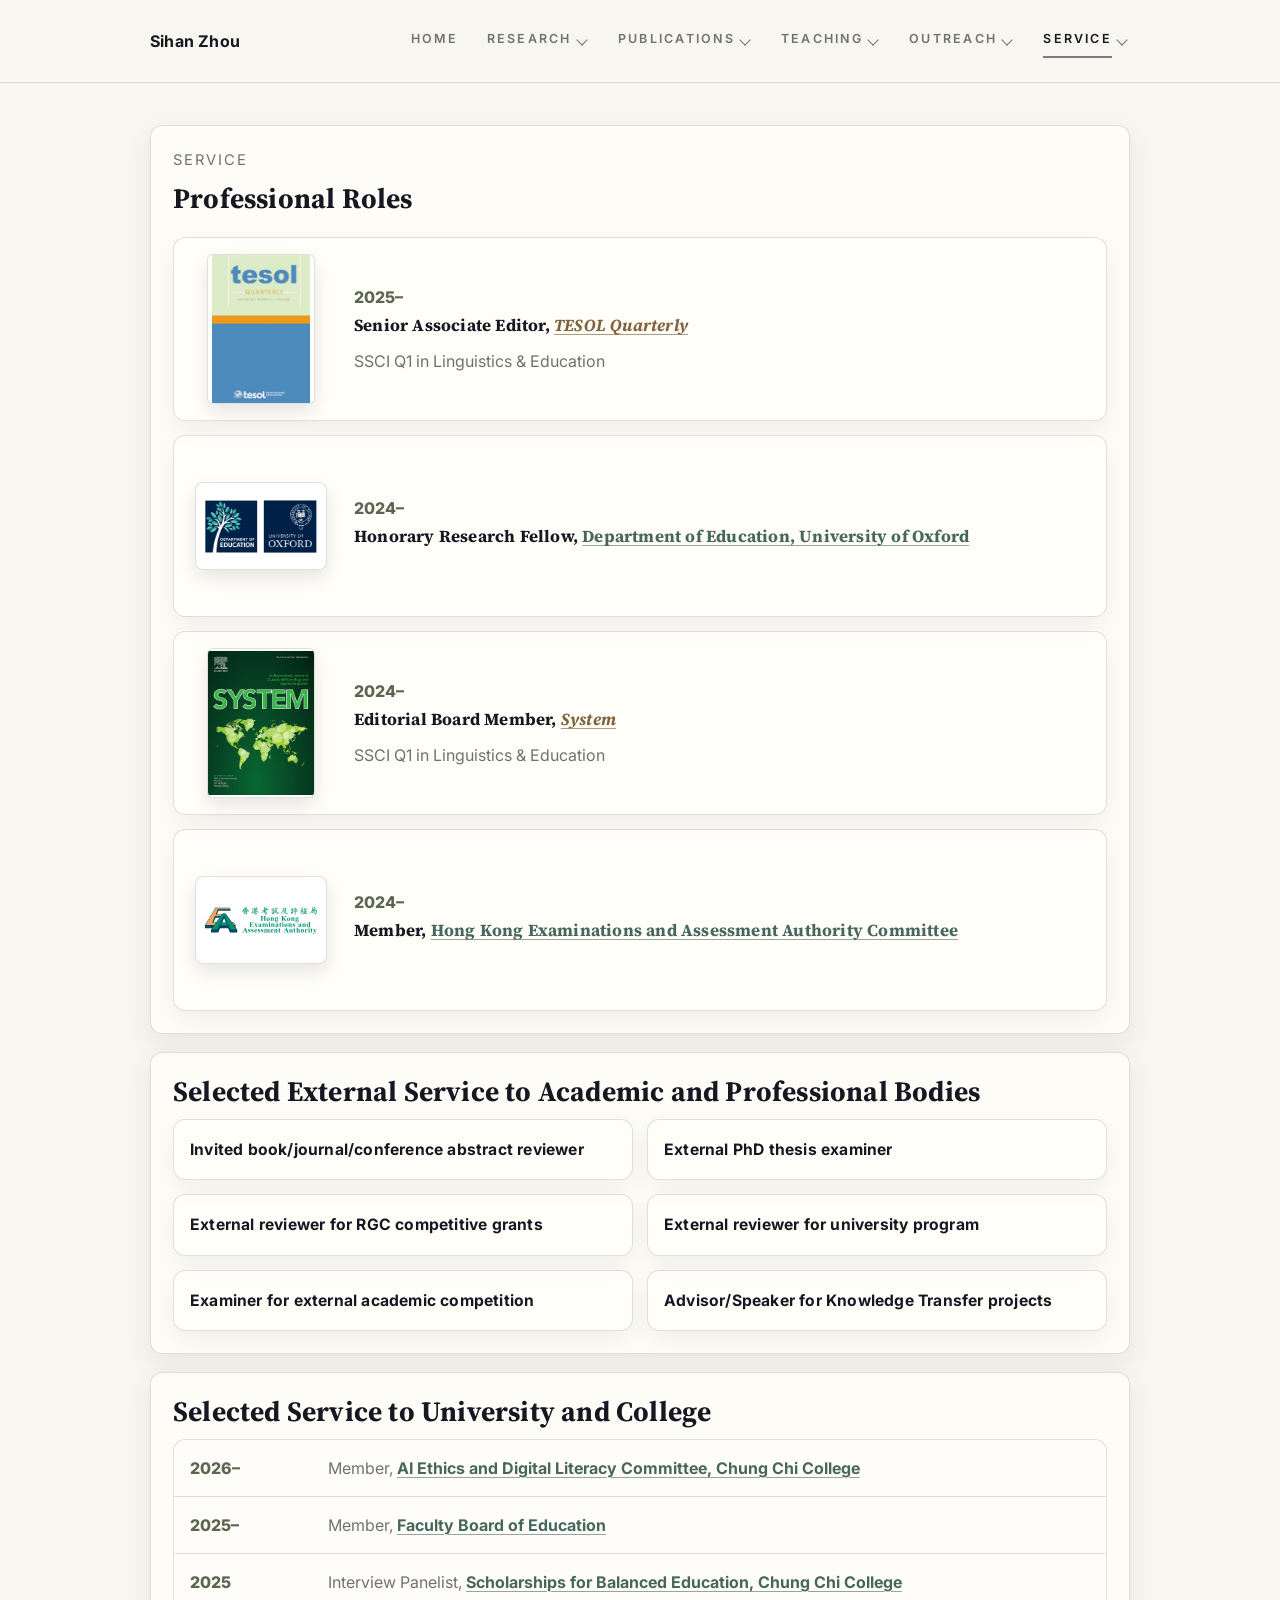
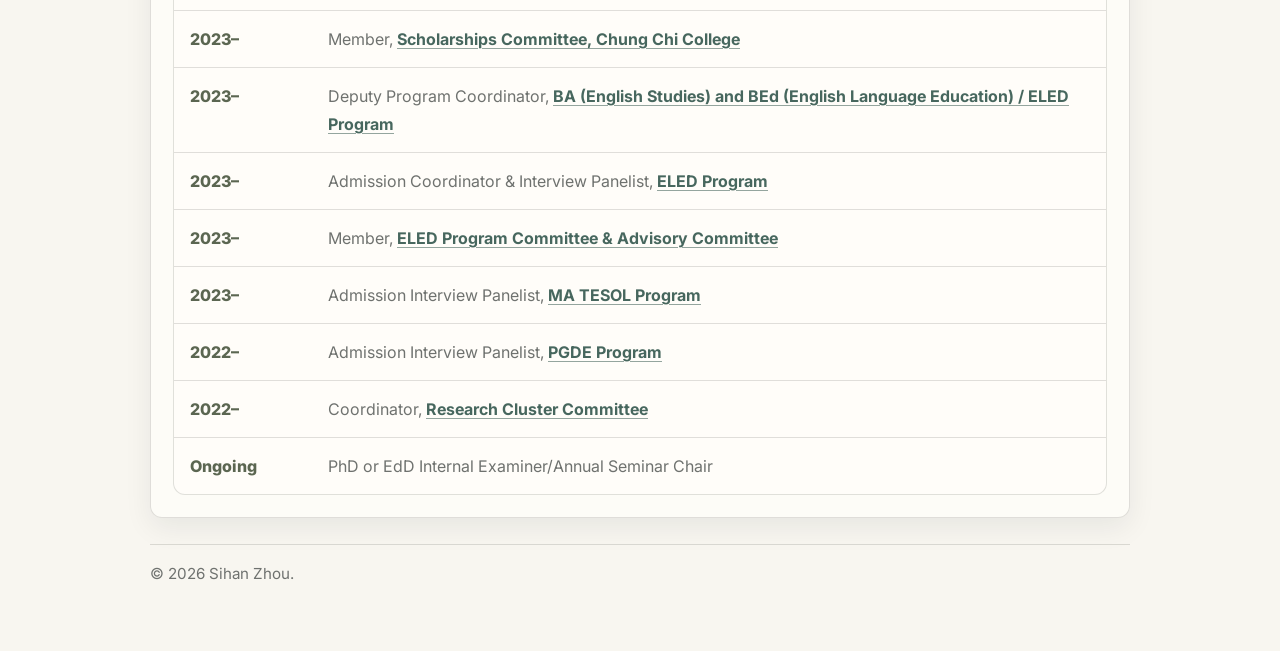
<file: service.html>
<!doctype html>
<html lang="en">
<head>
  <meta charset="utf-8" />
  <meta name="viewport" content="width=device-width, initial-scale=1" />
  <link rel="icon" href="favicon.svg" type="image/svg+xml" />
  <title>Service · Sihan Zhou</title>
  <meta name="description" content="Service and professional activities of Sihan Zhou." />
  <link rel="stylesheet" href="assets/style.css?v=35" />
</head>
<body class="page-service">
<header class="site-header">
  <div class="container header-inner">
    <div class="brand">
      <a href="index.html">Sihan Zhou</a>
    </div>
    <nav class="nav" aria-label="Main navigation">
      <a class="nav-top" href="index.html">Home</a>
      <div class="nav-group">
        <a class="nav-top" href="research.html">Research</a>
        <button class="nav-toggle" type="button" aria-expanded="false" aria-label="Open Research menu"></button>
        <div class="dropdown-menu">
          <a href="research.html#projects-grants">Projects &amp; Grants</a>
          <a href="research.html#research-in-motion">Research in Motion</a>
          <a href="research.html#invited-talks">Invited Talks</a>
          <a href="research.html#conference-presentations">Selected Conference Presentations</a>
        </div>
      </div>
      <div class="nav-group">
        <a class="nav-top" href="publications.html">Publications</a>
        <button class="nav-toggle" type="button" aria-expanded="false" aria-label="Open Publications menu"></button>
        <div class="dropdown-menu">
          <a href="publications.html#featured-publications">Featured Publications</a>
          <a href="publications.html#selected-publications-by-topic">Publications by Topic</a>
        </div>
      </div>
      <div class="nav-group">
        <a class="nav-top" href="teaching.html">Teaching</a>
        <button class="nav-toggle" type="button" aria-expanded="false" aria-label="Open Teaching menu"></button>
        <div class="dropdown-menu">
          <a href="teaching.html#courses-teaching">Courses Teaching</a>
          <a href="teaching.html#photo-gallery">Photo Gallery</a>
          <a href="teaching.html#guest-lecturers">Guest Lecturers Hosted in Taught Courses</a>
          <a href="teaching.html#supervision">Supervision</a>
        </div>
      </div>
      <div class="nav-group">
        <a class="nav-top" href="outreach.html">Outreach</a>
        <button class="nav-toggle" type="button" aria-expanded="false" aria-label="Open Outreach menu"></button>
        <div class="dropdown-menu">
          <a href="outreach.html#knowledge-transfer">Knowledge Transfer</a>
          <a href="outreach.html#event-organization">Event Organization</a>
          <a href="outreach.html#academic-talks-hosted">Academic Talks Hosted at the Chinese University of Hong Kong</a>
        </div>
      </div>
      <div class="nav-group">
        <a class="nav-top active" href="service.html">Service</a>
        <button class="nav-toggle" type="button" aria-expanded="false" aria-label="Open Service menu"></button>
        <div class="dropdown-menu">
          <a href="service.html#professional-roles">Professional Roles</a>
          <a href="service.html#selected-external-services">Selected External Services</a>
          <a href="service.html#selected-internal-services">Selected Service to University and College</a>
        </div>
      </div>
    </nav>
  </div>
</header>

<main class="container">
  <section class="section" id="professional-roles">
    <div class="kicker">Service</div>
    <h1>Professional Roles</h1>
    <div class="service-list">
      <a class="service-card with-mark linked-card" href="https://onlinelibrary.wiley.com/toc/15457249/2026/60/2" target="_blank" rel="noopener noreferrer" aria-label="Professional role: Senior Associate Editor, TESOL Quarterly">
        <img class="role-image role-image--cover" src="assets/service/TESQ.webp" alt="TESOL Quarterly cover">
        <div>
          <span class="entry-date">2025&ndash;</span>
          <h3>Senior Associate Editor, <em class="entity-name entity-name--journal">TESOL Quarterly</em></h3>
          <p>SSCI Q1 in Linguistics &amp; Education</p>
        </div>
      </a>
      <a class="service-card with-mark linked-card" href="https://www.education.ox.ac.uk/person/sihan-zhou/" target="_blank" rel="noopener noreferrer" aria-label="Professional role: Honorary Research Fellow, University of Oxford">
        <img class="role-image role-image--logo" src="assets/service/education-logo.png" alt="University of Oxford Department of Education logo">
        <div>
          <span class="entry-date">2024&ndash;</span>
          <h3>Honorary Research Fellow, <span class="entity-name entity-name--institution">Department of Education, University of Oxford</span></h3>
        </div>
      </a>
      <a class="service-card with-mark linked-card" href="https://www.sciencedirect.com/journal/system" target="_blank" rel="noopener noreferrer" aria-label="Professional role: Editorial Board Member, System">
        <img class="role-image role-image--cover" src="assets/journals/system.jpg" alt="System journal cover">
        <div>
          <span class="entry-date">2024&ndash;</span>
          <h3>Editorial Board Member, <em class="entity-name entity-name--journal">System</em></h3>
          <p>SSCI Q1 in Linguistics &amp; Education</p>
        </div>
      </a>
      <a class="service-card with-mark linked-card" href="https://www.hkeaa.edu.hk/" target="_blank" rel="noopener noreferrer" aria-label="Professional role: Member, Hong Kong Examinations and Assessment Authority Committee">
        <img class="role-image role-image--logo" src="assets/service/HK Examinations and Assessment Authority Committee.svg" alt="Hong Kong Examinations and Assessment Authority logo">
        <div>
          <span class="entry-date">2024&ndash;</span>
          <h3>Member, <span class="entity-name entity-name--institution">Hong Kong Examinations and Assessment Authority Committee</span></h3>
        </div>
      </a>
    </div>
  </section>

  <section class="section" id="selected-external-services">
    <h2>Selected External Service to Academic and Professional Bodies</h2>
    <div class="service-list compact-service-list">
      <article class="service-card"><h3>Invited book/journal/conference abstract reviewer</h3></article>
      <article class="service-card"><h3>External PhD thesis examiner</h3></article>
      <article class="service-card"><h3>External reviewer for RGC competitive grants</h3></article>
      <article class="service-card"><h3>External reviewer for university program</h3></article>
      <article class="service-card"><h3>Examiner for external academic competition</h3></article>
      <article class="service-card"><h3>Advisor/Speaker for Knowledge Transfer projects</h3></article>
    </div>
  </section>

  <section class="section" id="selected-internal-services">
    <h2>Selected Service to University and College</h2>
    <div class="service-timeline">
      <article><span>2026&ndash;</span><p>Member, <a class="entity-name entity-name--institution" href="https://www.ccc.cuhk.edu.hk/tc/" target="_blank" rel="noopener noreferrer">AI Ethics and Digital Literacy Committee, Chung Chi College</a></p></article>
      <article><span>2025&ndash;</span><p>Member, <a class="entity-name entity-name--institution" href="https://www.fed.cuhk.edu.hk/en/" target="_blank" rel="noopener noreferrer">Faculty Board of Education</a></p></article>
      <article><span>2025</span><p>Interview Panelist, <a class="entity-name entity-name--institution" href="https://www.ccc.cuhk.edu.hk/tc/" target="_blank" rel="noopener noreferrer">Scholarships for Balanced Education, Chung Chi College</a></p></article>
      <article><span>2023&ndash;</span><p>Member, <a class="entity-name entity-name--institution" href="https://www.ccc.cuhk.edu.hk/tc/" target="_blank" rel="noopener noreferrer">Scholarships Committee, Chung Chi College</a></p></article>
      <article><span>2023&ndash;</span><p>Deputy Program Coordinator, <a class="entity-name entity-name--institution" href="https://www.fed.cuhk.edu.hk/~ede4343/" target="_blank" rel="noopener noreferrer">BA (English Studies) and BEd (English Language Education) / ELED Program</a></p></article>
      <article><span>2023&ndash;</span><p>Admission Coordinator &amp; Interview Panelist, <a class="entity-name entity-name--institution" href="https://www.fed.cuhk.edu.hk/~ede4343/" target="_blank" rel="noopener noreferrer">ELED Program</a></p></article>
      <article><span>2023&ndash;</span><p>Member, <a class="entity-name entity-name--institution" href="https://www.fed.cuhk.edu.hk/~ede4343/" target="_blank" rel="noopener noreferrer">ELED Program Committee &amp; Advisory Committee</a></p></article>
      <article><span>2023&ndash;</span><p>Admission Interview Panelist, <a class="entity-name entity-name--institution" href="https://www.fed.cuhk.edu.hk/higherdegree/tesol/" target="_blank" rel="noopener noreferrer">MA TESOL Program</a></p></article>
      <article><span>2022&ndash;</span><p>Admission Interview Panelist, <a class="entity-name entity-name--institution" href="https://www.fed.cuhk.edu.hk/pgde/" target="_blank" rel="noopener noreferrer">PGDE Program</a></p></article>
      <article><span>2022&ndash;</span><p>Coordinator, <span class="entity-name entity-name--institution">Research Cluster Committee</span></p></article>
      <article><span>Ongoing</span><p>PhD or EdD Internal Examiner/Annual Seminar Chair</p></article>
    </div>
  </section>

  <footer class="footer">
    <div>© <span id="year"></span> Sihan Zhou.</div>
  </footer>
</main>

<script src="assets/site.js?v=17"></script>
</body>
</html>
</file>
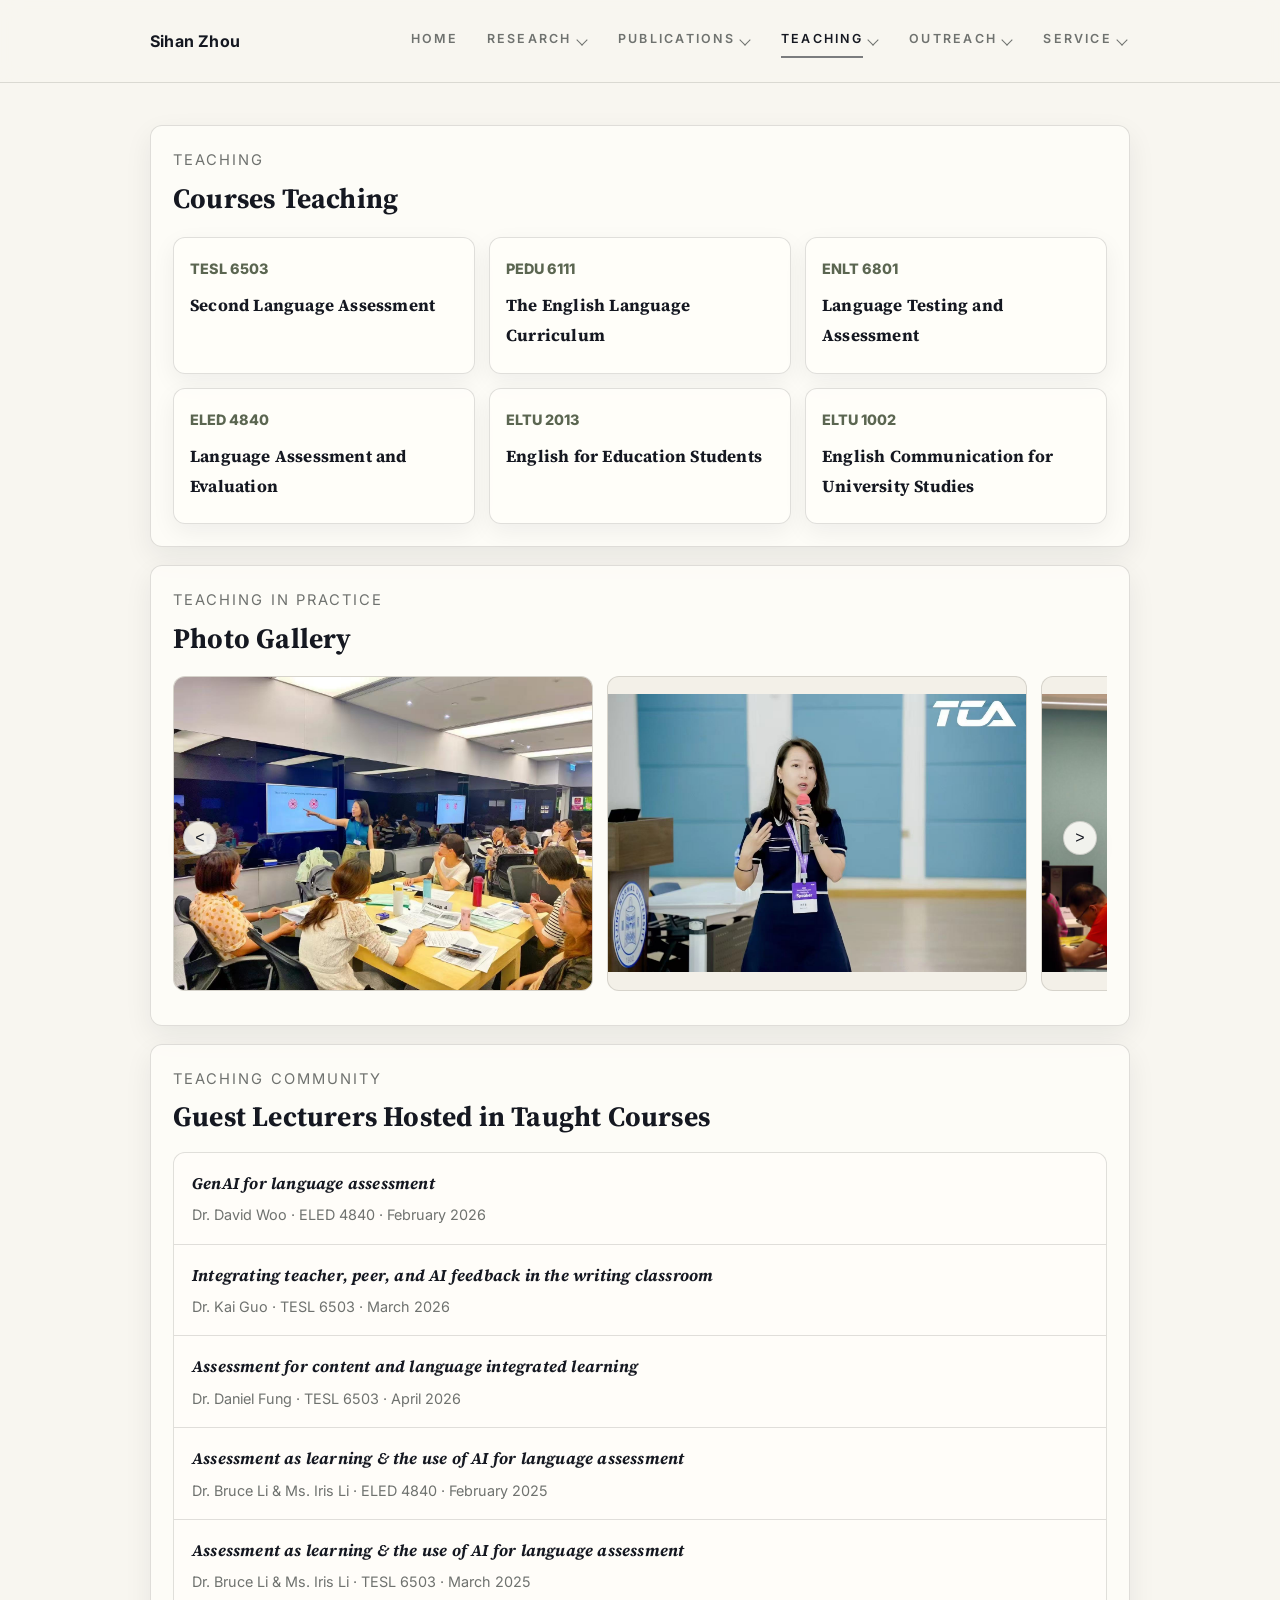
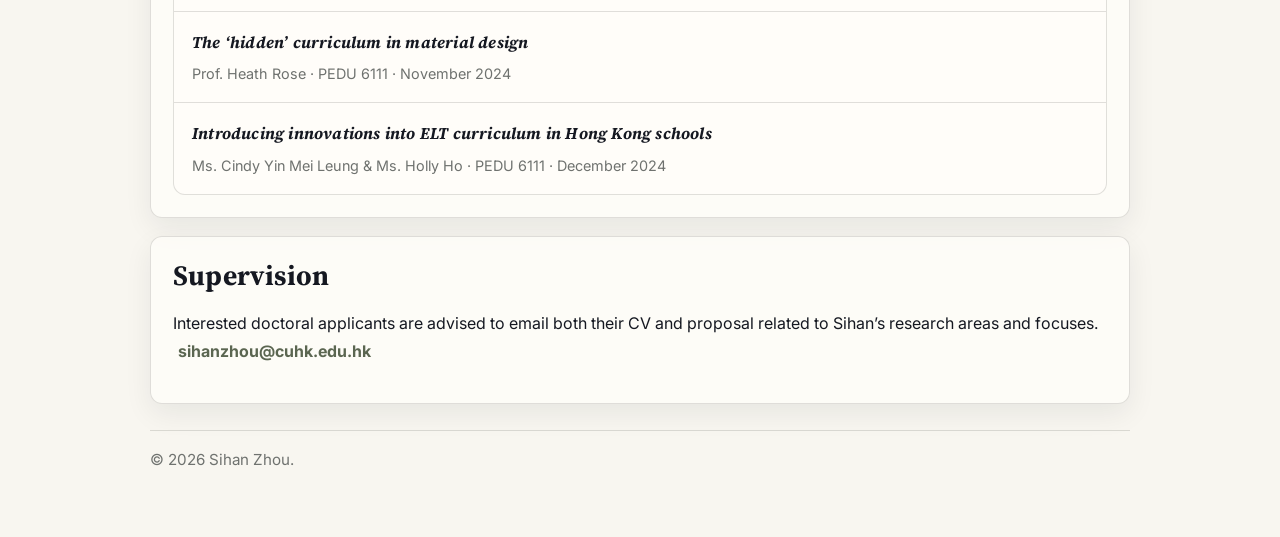
<file: teaching.html>
<!doctype html>
<html lang="en">
<head>
  <meta charset="utf-8" />
  <meta name="viewport" content="width=device-width, initial-scale=1" />
  <link rel="icon" href="favicon.svg" type="image/svg+xml" />
  <title>Teaching · Sihan Zhou</title>
  <meta name="description" content="Teaching and supervision of Sihan Zhou." />
  <link rel="stylesheet" href="assets/style.css?v=35" />
</head>
<body class="page-teaching">
<header class="site-header">
  <div class="container header-inner">
    <div class="brand">
      <a href="index.html">Sihan Zhou</a>
    </div>
    <nav class="nav" aria-label="Main navigation">
      <a class="nav-top" href="index.html">Home</a>
      <div class="nav-group">
        <a class="nav-top" href="research.html">Research</a>
        <button class="nav-toggle" type="button" aria-expanded="false" aria-label="Open Research menu"></button>
        <div class="dropdown-menu">
          <a href="research.html#projects-grants">Projects &amp; Grants</a>
          <a href="research.html#research-in-motion">Research in Motion</a>
          <a href="research.html#invited-talks">Invited Talks</a>
          <a href="research.html#conference-presentations">Selected Conference Presentations</a>
        </div>
      </div>
      <div class="nav-group">
        <a class="nav-top" href="publications.html">Publications</a>
        <button class="nav-toggle" type="button" aria-expanded="false" aria-label="Open Publications menu"></button>
        <div class="dropdown-menu">
          <a href="publications.html#featured-publications">Featured Publications</a>
          <a href="publications.html#selected-publications-by-topic">Publications by Topic</a>
        </div>
      </div>
      <div class="nav-group">
        <a class="nav-top active" href="teaching.html">Teaching</a>
        <button class="nav-toggle" type="button" aria-expanded="false" aria-label="Open Teaching menu"></button>
        <div class="dropdown-menu">
          <a href="teaching.html#courses-teaching">Courses Teaching</a>
          <a href="teaching.html#photo-gallery">Photo Gallery</a>
          <a href="teaching.html#guest-lecturers">Guest Lecturers Hosted in Taught Courses</a>
          <a href="teaching.html#supervision">Supervision</a>
        </div>
      </div>
      <div class="nav-group">
        <a class="nav-top" href="outreach.html">Outreach</a>
        <button class="nav-toggle" type="button" aria-expanded="false" aria-label="Open Outreach menu"></button>
        <div class="dropdown-menu">
          <a href="outreach.html#knowledge-transfer">Knowledge Transfer</a>
          <a href="outreach.html#event-organization">Event Organization</a>
          <a href="outreach.html#academic-talks-hosted">Academic Talks Hosted at the Chinese University of Hong Kong</a>
        </div>
      </div>
      <div class="nav-group">
        <a class="nav-top" href="service.html">Service</a>
        <button class="nav-toggle" type="button" aria-expanded="false" aria-label="Open Service menu"></button>
        <div class="dropdown-menu">
          <a href="service.html#professional-roles">Professional Roles</a>
          <a href="service.html#selected-external-services">Selected External Services</a>
          <a href="service.html#selected-internal-services">Selected Service to University and College</a>
        </div>
      </div>
    </nav>
  </div>
</header>

<main class="container">
  <section class="section" id="courses-teaching">
    <div class="kicker">Teaching</div>
    <h1>Courses Teaching</h1>
    <div class="course-grid">
      <article class="course-card">
        <span>TESL 6503</span>
        <h3>Second Language Assessment</h3>
      </article>
      <article class="course-card">
        <span>PEDU 6111</span>
        <h3>The English Language Curriculum</h3>
      </article>
      <article class="course-card">
        <span>ENLT 6801</span>
        <h3>Language Testing and Assessment</h3>
      </article>
      <article class="course-card">
        <span>ELED 4840</span>
        <h3>Language Assessment and Evaluation</h3>
      </article>
      <article class="course-card">
        <span>ELTU 2013</span>
        <h3>English for Education Students</h3>
      </article>
      <article class="course-card">
        <span>ELTU 1002</span>
        <h3>English Communication for University Studies</h3>
      </article>
    </div>

  </section>

  <section class="section teaching-gallery-section" id="photo-gallery" aria-labelledby="photo-gallery-heading">
    <div class="kicker">Teaching in practice</div>
    <h2 id="photo-gallery-heading">Photo Gallery</h2>
    <div class="gallery-shell teaching-gallery-shell">
      <button class="gallery-arrow gallery-arrow-left" type="button" data-gallery-direction="-1" aria-label="Show previous teaching photo">&lt;</button>
      <div class="classroom-gallery" data-gallery aria-label="Teaching photo gallery" tabindex="0">
        <figure class="classroom-photo">
          <img src="assets/gallery/teaching-2026/teaching1.jpg" alt="Sihan Zhou teaching in a classroom" loading="lazy">
        </figure>
        <figure class="classroom-photo">
          <img src="assets/gallery/teaching-2026/teaching2.jpg" alt="Sihan Zhou participating in a teaching activity" loading="lazy">
        </figure>
        <figure class="classroom-photo">
          <img src="assets/gallery/teaching-2026/teaching3.jpg" alt="Sihan Zhou leading a task-based language teaching workshop" loading="lazy">
        </figure>
        <figure class="classroom-photo">
          <img src="assets/gallery/teaching-2026/teaching4.jpg" alt="Teachers participating in a collaborative workshop activity" loading="lazy">
        </figure>
        <figure class="classroom-photo">
          <img src="assets/gallery/teaching-2026/teaching5.pic.jpg" alt="Students and educators taking part in a teaching activity" loading="lazy">
        </figure>
      </div>
      <button class="gallery-arrow gallery-arrow-right" type="button" data-gallery-direction="1" aria-label="Show next teaching photo">&gt;</button>
    </div>
  </section>

  <section class="section guest-lecturers-section" id="guest-lecturers" aria-labelledby="guest-lecturers-heading">
    <div class="kicker">Teaching community</div>
    <h2 id="guest-lecturers-heading">Guest Lecturers Hosted in Taught Courses</h2>
    <div class="guest-lecture-list">
      <article><h3><em>GenAI for language assessment</em></h3><p>Dr. David Woo <span aria-hidden="true">·</span> ELED 4840 <span aria-hidden="true">·</span> February 2026</p></article>
      <article><h3><em>Integrating teacher, peer, and AI feedback in the writing classroom</em></h3><p>Dr. Kai Guo <span aria-hidden="true">·</span> TESL 6503 <span aria-hidden="true">·</span> March 2026</p></article>
      <article><h3><em>Assessment for content and language integrated learning</em></h3><p>Dr. Daniel Fung <span aria-hidden="true">·</span> TESL 6503 <span aria-hidden="true">·</span> April 2026</p></article>
      <article><h3><em>Assessment as learning &amp; the use of AI for language assessment</em></h3><p>Dr. Bruce Li &amp; Ms. Iris Li <span aria-hidden="true">·</span> ELED 4840 <span aria-hidden="true">·</span> February 2025</p></article>
      <article><h3><em>Assessment as learning &amp; the use of AI for language assessment</em></h3><p>Dr. Bruce Li &amp; Ms. Iris Li <span aria-hidden="true">·</span> TESL 6503 <span aria-hidden="true">·</span> March 2025</p></article>
      <article><h3><em>The ‘hidden’ curriculum in material design</em></h3><p>Prof. Heath Rose <span aria-hidden="true">·</span> PEDU 6111 <span aria-hidden="true">·</span> November 2024</p></article>
      <article><h3><em>Introducing innovations into ELT curriculum in Hong Kong schools</em></h3><p>Ms. Cindy Yin Mei Leung &amp; Ms. Holly Ho <span aria-hidden="true">·</span> PEDU 6111 <span aria-hidden="true">·</span> December 2024</p></article>
    </div>
  </section>

  <section class="section" id="supervision">
    <h2>Supervision</h2>
    <p>
      Interested doctoral applicants are advised to email both their CV and proposal related to Sihan’s research areas and focuses.
      <a class="supervision-email" href="mailto:sihanzhou@cuhk.edu.hk">sihanzhou@cuhk.edu.hk</a>
    </p>
  </section>

  <footer class="footer">
    <div>© <span id="year"></span> Sihan Zhou.</div>
  </footer>
</main>

<script src="assets/site.js?v=17"></script>
</body>
</html>
</file>
<file: assets/style.css>
@import url('https://fonts.googleapis.com/css2?family=Inter:wght@400;500;600&family=Source+Serif+4:wght@400;600;700&display=swap');

/* THEME TOKENS (整站色调) */
:root{
  /* Global text
     --fg: 主正文颜色（标题/正文）
     --muted: 次级文字（说明/label/注释）
  */
  --fg:#151821;
  --muted:#6f726f;

  /* Brand accent
     --accent: 链接色/可点击强调
     --accent2: 少量点缀色（可选）
  */
  --accent:#5b6651;
  --accent2:#8a6f4d;

  /* Surfaces / borders
     --line: 分割线/边框
     --glass: 毛玻璃卡片底（更透明）
     --glass-strong: 毛玻璃卡片底（更实）
  */
  --line: rgba(40, 40, 34, 0.14);
  --glass: rgba(255, 254, 250, 0.70);
  --glass-strong: rgba(255, 254, 250, 0.82);

  /* Page backgrounds 
     --page-bg: 非 home 页背景
  */
  --page-bg: #f8f6f0;

  /* Home background control
     home-fallback: 背景图加载失败时的底色
     home-veil: 背景图上覆盖的
  */
  --home-fallback: #f8f6f0;
  --home-veil: rgba(248, 246, 240, 0.72);

  /* Metrics palette (卡片内部小块配色) */
  --m-green:#A5B46E;
  --m-gold:#E9C77B;
  --m-red:#9E4A47;

  /* Layout */
  --max: 980px;
  --radius: 12px;
  --shadow: 0 18px 48px rgba(30, 29, 25, 0.10);
  --page-accent: var(--accent);
  --page-accent-soft: rgba(91, 102, 81, 0.12);
}

/* BASE */
*{ box-sizing:border-box; }
html{ scroll-behavior:smooth; }

body{
  margin:0;
  color:var(--fg);
  line-height:1.75;
  font-family: Inter, ui-sans-serif, system-ui, -apple-system, Segoe UI, Roboto, Helvetica, Arial;
  background: var(--page-bg);
}

/* Links */
a{ color:var(--accent); text-decoration:none; }
a:hover{ text-decoration:underline; }

.page-about,
.page-research,
.page-publications,
.page-teaching,
.page-service,
.page-contact{
  --page-accent:#5b6651;
  --page-accent-soft:rgba(91,102,81,0.12);
}

body:not(.home) h1{
  color:var(--fg);
}

body:not(.home) .section{
  border-top:1px solid var(--line);
}

body:not(.home) .pills a:hover,
body:not(.home) .tools a:hover{
  border-color:var(--page-accent);
  background:var(--page-accent-soft);
}

/* Layout */
.container{
  width:min(var(--max), calc(100% - 44px));
  margin:0 auto;
}

main{ padding:24px 0 64px; }

/* Header */
.site-header{
  position:sticky;
  top:0;
  z-index:50;
  background:rgba(248,246,240,0.94);
  backdrop-filter: blur(10px);
  -webkit-backdrop-filter: blur(10px);
  border-bottom:1px solid var(--line);
}

.header-inner{
  display:flex;
  align-items:center;
  justify-content:space-between;
  gap:34px;
  padding:24px 0;
}

.brand a{
  font-weight:700;
  letter-spacing:0.2px;
  color:var(--fg);
}

.brand .sub{
  display:none;
}

.nav{
  display:flex;
  flex-wrap:nowrap;
  gap:clamp(14px, 2.2vw, 30px);
  justify-content:flex-end;
  align-items:center;
  font-size:0.78rem;
  letter-spacing:0.18em;
  text-transform:uppercase;
  font-weight:600;
  white-space:nowrap;
}

.nav-group{
  position:relative;
  display:flex;
  align-items:center;
  gap:4px;
}

.nav a,
.nav-toggle{
  position:relative;
  padding:4px 0 8px;
  border-radius:0;
  color:var(--muted);
  border:0;
  background:transparent;
  box-shadow:none;
  line-height:1.2;
  font:inherit;
  letter-spacing:inherit;
  text-transform:inherit;
}

.nav-toggle{
  width:14px;
  height:22px;
  padding:0;
  cursor:pointer;
}

.nav-toggle::before{
  content:"";
  position:absolute;
  inset:6px 2px auto;
  width:7px;
  height:7px;
  border-right:1.5px solid currentColor;
  border-bottom:1.5px solid currentColor;
  transform:rotate(45deg);
}

.nav a.active,
.nav a:hover,
.nav-toggle:hover,
.nav-group.open .nav-toggle{
  color:var(--fg);
  background:transparent;
  text-decoration:none;
}

.nav-top::after{
  content:"";
  position:absolute;
  left:0;
  right:0;
  bottom:0;
  height:2px;
  background:currentColor;
  transform:scaleX(0);
  transform-origin:center;
  opacity:0.55;
  transition:transform 180ms ease, opacity 180ms ease;
}

.nav-top.active::after,
.nav-top:hover::after{
  transform:scaleX(1);
}

.dropdown-menu{
  position:absolute;
  top:100%;
  left:50%;
  z-index:20;
  width:max-content;
  min-width:240px;
  max-width:min(430px, calc(100vw - 32px));
  padding:10px;
  border:1px solid var(--line);
  border-radius:10px;
  background:rgba(255,254,250,0.97);
  box-shadow:0 16px 38px rgba(30,29,25,0.13);
  opacity:0;
  visibility:hidden;
  transform:translate(-50%, 8px);
  transition:opacity 160ms ease, transform 160ms ease, visibility 160ms ease;
}

.nav-group:hover .dropdown-menu,
.nav-group:focus-within .dropdown-menu,
.nav-group.open .dropdown-menu{
  opacity:1;
  visibility:visible;
  transform:translate(-50%, 0);
}

.nav-group:nth-last-child(-n+2) .dropdown-menu{
  right:0;
  left:auto;
  transform:translate(0, 8px);
}

.nav-group:nth-last-child(-n+2):hover .dropdown-menu,
.nav-group:nth-last-child(-n+2):focus-within .dropdown-menu,
.nav-group:nth-last-child(-n+2).open .dropdown-menu{
  transform:translate(0, 0);
}

.dropdown-menu a{
  display:block;
  padding:8px 10px;
  border-radius:7px;
  color:var(--muted);
  font-size:0.88rem;
  font-weight:600;
  letter-spacing:0.1em;
  line-height:1.45;
  text-transform:none;
  white-space:normal;
}

.dropdown-menu a:hover,
.dropdown-menu a:focus{
  color:var(--fg);
  background:rgba(91,102,81,0.10);
}

.dropdown-menu a::after{
  display:none;
}

/* Typography */
h1,h2,h3{
  font-family: "Source Serif 4", ui-serif, Georgia, "Times New Roman", Times, serif;
  letter-spacing:0.2px;
}

h1{ margin:0 0 8px; font-size:2.2rem; line-height:1.18; }
h2{ margin:0 0 10px; font-size:1.36rem; }
h3{ margin:0 0 8px; font-size:1.06rem; }

.lead{ margin:0 0 14px; color:var(--muted); font-size:1.06rem; }
.small{ color:var(--muted); font-size:0.95rem; }

hr.sep{
  border:0;
  border-top:1px solid var(--line);
  margin:18px 0;
}

/* Footer */
.footer{
  margin-top:26px;
  padding-top:16px;
  border-top:1px solid var(--line);
  color:var(--muted);
  font-size:0.95rem;
}

/* HOME: fixed landscape background + glass foreground */
body.home{
  background: var(--home-fallback);
}

body.home::before{
  content:"";
  position:fixed;
  inset:0;
  background:
    linear-gradient(180deg, rgba(255,255,255,0.16) 0%, rgba(255,255,255,0.22) 100%);
  background-size: cover;
  background-position: center;
  background-repeat:no-repeat;
  transform: translateZ(0);
  z-index:-2;
}

/* Soft veil for readability (driven by --home-veil) */
body.home::after{
  content:"";
  position:fixed;
  inset:0;
  background: var(--home-veil);
  backdrop-filter: blur(2px);
  -webkit-backdrop-filter: blur(2px);
  z-index:-1;
}

/* Home stays in one quiet tone across sections. */
body.home[data-tone]{ --home-veil: rgba(248, 246, 240, 0.72); }

/* TOP PROFILE BLOCK (centered) */
.profile{
  margin-top:14px;
  text-align:center;
  padding:18px 14px 16px;
  border:1px solid var(--line);
  border-radius: var(--radius);
  background: var(--glass);
  backdrop-filter: blur(14px) saturate(140%);
  -webkit-backdrop-filter: blur(14px) saturate(140%);
  box-shadow: var(--shadow);
}

.hero-profile{
  padding:24px 18px 22px;
}

.hero-intro{
  width:min(680px, 100%);
  margin:14px auto 0;
  color:var(--fg);
  font-size:1.03rem;
}

.profile .avatar-top{
  width: 132px;
  height: 132px;
  border-radius: 999px; /* circular crop */
  object-fit: cover;
  border:1px solid var(--line);
  box-shadow: 0 10px 26px rgba(16,24,40,0.10);
  display:block;
  margin: 0 auto;
}

.profile .name{
  margin-top:14px;
  margin-bottom:2px;
  font-size:2rem;
}

.profile .role{
  color: var(--muted);
  font-size:1.02rem;
}

.profile .affil{
  margin-top:6px;
  color: var(--muted);
  font-size:0.98rem;
}

.pills{
  display:flex;
  flex-wrap:wrap;
  gap:10px;
  justify-content:center;
  margin-top:12px;
}

.pills a{
  padding:7px 11px;
  border:1px solid var(--line);
  border-radius:999px;
  color:var(--muted);
  background:rgba(255,254,250,0.72);
}

.pills a:hover{
  background:rgba(255,255,255,0.88);
  color:var(--fg);
  text-decoration:none;
}

/* GLASS PANELS (home + reusable) */
.panels{
  margin-top:18px;
  padding-bottom: 26px;
  scroll-snap-type: y proximity;
}

.panel{
  scroll-snap-align: start;
  width:min(760px, 100%);
  margin: 18vh auto 0;
  padding: 18px 18px 20px;
  border:1px solid var(--line);
  border-radius: var(--radius);
  background: var(--glass-strong);
  backdrop-filter: blur(14px) saturate(140%);
  -webkit-backdrop-filter: blur(14px) saturate(140%);
  box-shadow: 0 12px 30px rgba(16, 24, 40, 0.10);
}

.panel:first-child{ margin-top: 12vh; }

.kicker{
  font-size:0.92rem;
  letter-spacing:0.14em;
  text-transform:uppercase;
  color: var(--muted);
  margin-bottom:8px;
}

/* HORIZONTAL SCROLLING GALLERY (inside a panel) */
.gallery{
  margin-top:12px;
  display:flex;
  gap:12px;
  overflow-x:auto;
  padding-bottom:6px;
  scroll-snap-type: x mandatory;
  -webkit-overflow-scrolling: touch;
}

.gallery::-webkit-scrollbar{ height:8px; }
.gallery::-webkit-scrollbar-thumb{
  background: rgba(16,24,40,0.18);
  border-radius:999px;
}

.g-item{
  flex: 0 0 auto;
  width: min(520px, 82vw);
  scroll-snap-align: start;
  border:1px solid var(--line);
  border-radius: var(--radius);
  background: rgba(255,255,255,0.72);
  overflow:hidden;
}

.g-item img{
  width:100%;
  height: 300px;
  object-fit: cover;
  display:block;
}

.g-item .cap{
  padding:10px 12px;
  border-top:1px solid var(--line);
  color: var(--muted);
  font-size:0.95rem;
}

/* PUBLICATIONS: mini tools */
.pub{
  padding:12px 0;
  border-top:1px dashed var(--line);
}

.pub:first-of-type{ border-top:none; padding-top:0; }

.pub .tools{
  margin-top:8px;
  display:flex;
  flex-wrap:wrap;
  gap:10px;
}

.pub .tools a{
  padding:7px 11px;
  border:1px solid var(--line);
  border-radius:999px;
  color:var(--muted);
  background:rgba(255,255,255,0.70);
}

.pub .tools a:hover{
  background:rgba(255,255,255,0.88);
  color:var(--fg);
  text-decoration:none;
}

.home-band{
  margin-top:18px;
}

.quick-grid{
  display:grid;
  grid-template-columns: repeat(2, minmax(0, 1fr));
  gap:12px;
}

.quick-card{
  display:block;
  min-height:124px;
  padding:16px;
  border:1px solid var(--line);
  border-radius:var(--radius);
  background:rgba(255,254,250,0.74);
  backdrop-filter: blur(12px) saturate(140%);
  -webkit-backdrop-filter: blur(12px) saturate(140%);
  box-shadow: 0 8px 24px rgba(16, 24, 40, 0.08);
  color:var(--fg);
}

.quick-card:hover{
  text-decoration:none;
  background:rgba(255,254,250,0.92);
}

.quick-card strong{
  display:block;
  margin-top:8px;
  line-height:1.45;
}

.home-list-panel{
  padding:24px;
  border:1px solid var(--line);
  border-radius:var(--radius);
  background:rgba(255,254,250,0.76);
  box-shadow: 0 14px 40px rgba(30, 29, 25, 0.08);
}

.interest-list{
  list-style:none;
  margin:18px 0 0;
  padding:0;
  display:grid;
  grid-template-columns:repeat(2, minmax(0, 1fr));
  gap:12px 18px;
}

.interest-cards{
  margin-top:18px;
  display:grid;
  grid-template-columns:repeat(3, minmax(0, 1fr));
  gap:16px;
}

.interest-card{
  position:relative;
  display:block;
  min-height:168px;
  padding:24px 22px 22px;
  border:1px solid var(--line);
  border-radius:var(--radius);
  background:rgba(255,254,250,0.86);
  box-shadow:0 12px 28px rgba(30,29,25,0.07);
  color:var(--fg);
  text-decoration:none;
  overflow:hidden;
  transition:transform 160ms ease, border-color 160ms ease, box-shadow 160ms ease;
}

.interest-card::before{
  content:"";
  position:absolute;
  inset:0 0 auto;
  height:3px;
  background:#737b68;
}

.interest-card::after{
  content:"";
  position:absolute;
  left:22px;
  bottom:22px;
  width:38px;
  height:1px;
  background:rgba(91,102,81,0.45);
}

.interest-card:hover,
.interest-card:focus-visible{
  transform:translateY(-2px);
  border-color:rgba(91,102,81,0.42);
  box-shadow:0 16px 34px rgba(30,29,25,0.10);
  text-decoration:none;
}

.interest-number{
  display:block;
  margin-bottom:26px;
  color:var(--accent2);
  font-family:"Source Serif 4", ui-serif, Georgia, serif;
  font-size:0.82rem;
  letter-spacing:0.12em;
  font-weight:700;
}

.interest-cards h3{
  margin:0;
  max-width:none;
  font-size:1.08rem;
  line-height:1.35;
  overflow-wrap:normal;
  word-break:normal;
}

.placeholder-panel{
  min-height:118px;
  padding:18px;
  border:1px solid var(--line);
  border-radius:var(--radius);
  background:rgba(255,254,250,0.78);
}

.placeholder-panel{
  margin-top:18px;
  display:flex;
  align-items:center;
  color:var(--muted);
  border-style:dashed;
}

.placeholder-panel p{
  margin:0;
}

.awards-list{
  margin-top:18px;
  border:1px solid var(--line);
  border-radius:var(--radius);
  overflow:hidden;
  background:rgba(255,254,250,0.82);
}

.awards-list article{
  display:grid;
  grid-template-columns:128px 1fr;
  gap:22px;
  padding:18px 20px;
  border-top:1px solid var(--line);
}

.awards-list article:first-child{ border-top:0; }

.awards-list time{
  color:var(--accent2);
  font-weight:700;
  letter-spacing:0.03em;
}

.awards-list h3{
  margin:0;
  font-size:1.04rem;
  line-height:1.4;
}

.awards-list p{
  margin:5px 0 0;
  color:var(--muted);
  font-size:0.94rem;
  line-height:1.55;
}

.interest-list li{
  position:relative;
  padding-left:20px;
  color:var(--fg);
  font-weight:600;
  line-height:1.45;
}

.interest-list li::before{
  content:"";
  position:absolute;
  left:0;
  top:0.75em;
  width:7px;
  height:7px;
  border-radius:999px;
  background:var(--accent2);
}

.society-timeline{
  margin-top:18px;
  display:grid;
  gap:12px;
}

.society-timeline article{
  display:grid;
  grid-template-columns:110px 1fr;
  gap:18px;
  padding-top:12px;
  border-top:1px solid var(--line);
}

.society-timeline article:first-child{
  border-top:none;
  padding-top:0;
}

.society-timeline span{
  color:var(--accent);
  font-weight:700;
}

.society-timeline p{
  margin:0;
  color:var(--muted);
  line-height:1.55;
}

.home-showcase{
  display:block;
  padding:20px;
  border:1px solid var(--line);
  border-radius:var(--radius);
  background:rgba(255,254,250,0.70);
  box-shadow: 0 14px 40px rgba(30, 29, 25, 0.08);
}

.showcase-copy{
  margin-bottom:16px;
}

.showcase-copy h2{
  display:none;
}

.showcase-copy p{
  display:none;
  margin:0;
  color:var(--muted);
}

.gallery-shell{
  position:relative;
}

.photo-gallery{
  display:flex;
  gap:0;
  overflow:hidden;
  scroll-snap-type:x mandatory;
  scroll-behavior:smooth;
  padding:0;
  scrollbar-width:none;
}

.photo-card{
  flex:0 0 100%;
  position:relative;
  margin:0;
  overflow:hidden;
  border-radius:var(--radius);
  border:1px solid var(--line);
  background:#f3f0e8;
  scroll-snap-align:start;
  aspect-ratio: 16 / 8.8;
}

.photo-card.tall{
  grid-row:auto;
}

.photo-card img{
  width:100%;
  height:100%;
  display:block;
  object-fit:contain;
  object-position:center;
}

.photo-card figcaption{
  display:none;
}

.gallery-arrow{
  position:absolute;
  top:50%;
  z-index:2;
  width:34px;
  height:34px;
  border-radius:999px;
  border:1px solid rgba(40,40,34,0.18);
  background:rgba(255,254,250,0.88);
  color:var(--fg);
  font-size:1rem;
  line-height:1;
  cursor:pointer;
  transform:translateY(-50%);
  box-shadow:0 8px 20px rgba(30,29,25,0.10);
}

.gallery-arrow:hover{
  background:#fffefa;
}

.gallery-arrow-left{ left:10px; }
.gallery-arrow-right{ right:10px; }

.home-social-block{
  margin-top:26px;
  padding-top:20px;
  border-top:1px solid var(--line);
}

.research-overview h2{
  margin-bottom:18px;
}

.research-home-grid{
  display:grid;
  grid-template-columns:repeat(3, minmax(0, 1fr));
  gap:14px;
}

.research-home-grid article{
  min-height:220px;
  padding:18px;
  border:1px solid var(--line);
  border-radius:var(--radius);
  background:rgba(255,254,250,0.76);
}

.research-home-grid span{
  display:block;
  margin-bottom:26px;
  color:var(--accent2);
  font-family:"Source Serif 4", ui-serif, Georgia, "Times New Roman", Times, serif;
  font-size:1.6rem;
  font-weight:700;
}

.research-home-grid p{
  margin:0;
  color:var(--muted);
}

.current-work-grid{
  display:grid;
  grid-template-columns:repeat(3, minmax(0, 1fr));
  gap:14px;
  margin-top:14px;
}

.current-work-grid a{
  display:block;
  padding:14px 16px;
  border-top:2px solid rgba(91,102,81,0.38);
  color:var(--fg);
  background:rgba(255,254,250,0.58);
}

.current-work-grid a:hover{
  background:rgba(255,254,250,0.88);
  text-decoration:none;
}

.current-work-grid span{
  display:block;
  margin-bottom:6px;
  color:var(--muted);
  font-size:0.78rem;
  font-weight:800;
  letter-spacing:0.12em;
  text-transform:uppercase;
}

.impact-overview{
  padding:22px;
  border:1px solid var(--line);
  border-radius:var(--radius);
  background:rgba(255,254,250,0.72);
  box-shadow:0 10px 28px rgba(16,24,40,0.07);
}

.impact-heading{
  display:flex;
  align-items:flex-start;
  justify-content:space-between;
  gap:18px;
  margin-bottom:18px;
}

.impact-heading h2{
  margin-bottom:0;
}

.impact-heading a{
  flex:0 0 auto;
  padding:7px 11px;
  border:1px solid var(--line);
  border-radius:999px;
  color:var(--muted);
  background:rgba(255,254,250,0.72);
  font-weight:700;
}

.impact-heading a:hover{
  color:var(--fg);
  background:#fffefa;
  text-decoration:none;
}

.impact-grid{
  display:grid;
  grid-template-columns:260px minmax(0, 1fr);
  gap:22px;
  align-items:stretch;
}

.impact-metrics{
  display:grid;
  gap:10px;
}

.impact-metrics article{
  padding:14px;
  border:1px solid var(--line);
  border-radius:var(--radius);
  background:rgba(255,254,250,0.78);
}

.impact-metrics span{
  display:block;
  color:var(--muted);
  font-size:0.78rem;
  font-weight:800;
  letter-spacing:0.12em;
  text-transform:uppercase;
}

.impact-metrics strong{
  display:block;
  margin-top:5px;
  color:var(--fg);
  font-family:"Source Serif 4", ui-serif, Georgia, "Times New Roman", Times, serif;
  font-size:2rem;
  line-height:1;
}

.citation-chart{
  min-height:260px;
  display:grid;
  grid-template-columns:repeat(6, minmax(0, 1fr));
  gap:12px;
  align-items:end;
  padding:20px 16px 14px;
  border:1px solid var(--line);
  border-radius:var(--radius);
  background:
    linear-gradient(to top, rgba(40,40,34,0.10) 1px, transparent 1px) 0 0 / 100% 25%,
    rgba(255,254,250,0.62);
}

.citation-chart .bar{
  min-width:0;
  height:100%;
  display:flex;
  flex-direction:column;
  justify-content:flex-end;
  align-items:center;
  gap:8px;
}

.citation-chart .bar::before{
  content:"";
  width:100%;
  max-width:42px;
  height:var(--value);
  min-height:12px;
  border-radius:8px 8px 2px 2px;
  background:linear-gradient(180deg, #8a6f4d, #5b6651);
  box-shadow:0 8px 18px rgba(30,29,25,0.12);
}

.citation-chart span{
  order:-1;
  color:var(--fg);
  font-weight:800;
  font-size:0.9rem;
}

.citation-chart em{
  color:var(--muted);
  font-style:normal;
  font-size:0.82rem;
}

.about-prose{
  font-family:"Source Serif 4", ui-serif, Georgia, "Times New Roman", Times, serif;
  font-size:1.22rem;
  line-height:1.9;
  color:#555651;
}

.about-prose p{
  margin:0 0 24px;
}

.about-prose p:last-child{
  margin-bottom:0;
}

.text-highlight{
  color:#a56f37;
}

.event-feature{
  display:grid;
  grid-template-columns:minmax(0, 1fr) minmax(220px, 340px);
  gap:22px;
  align-items:start;
}

.event-feature img{
  width:100%;
  display:block;
  border-radius:var(--radius);
  border:1px solid var(--line);
  box-shadow:0 14px 32px rgba(30,29,25,0.12);
}

.colorful-grid .quick-card{
  position:relative;
  overflow:hidden;
}

.colorful-grid .quick-card::before{
  content:"";
  position:absolute;
  inset:0 auto 0 0;
  width:5px;
  background:#8a6f4d;
}

.accent-research,
.accent-publications,
.accent-teaching{ --card-accent:#8a6f4d; }

.theme-list{
  display:grid;
  gap:14px;
}

.theme-list h3{
  margin-bottom:4px;
}

.featured-mini{
  display:grid;
  gap:10px;
}

.featured-mini a{
  display:block;
  padding:11px 12px;
  border:1px solid var(--line);
  border-radius:var(--radius);
  background:rgba(255,255,255,0.64);
  color:var(--fg);
}

.featured-mini a:hover{
  background:rgba(255,255,255,0.88);
  text-decoration:none;
}

.more-link{
  margin-top:14px;
}

.section{
  margin-top:18px;
  padding:22px;
  border:1px solid var(--line);
  border-radius:var(--radius);
  background:rgba(255,254,250,0.72);
  box-shadow: 0 10px 28px rgba(16, 24, 40, 0.07);
}

.intro-section,
.contact-panel{
  display:grid;
  grid-template-columns: 1fr auto;
  align-items:center;
  gap:22px;
}

.contact-redesign{
  grid-template-columns:minmax(0, 0.9fr) minmax(0, 1.1fr);
  align-items:start;
}

.contact-intro{
  max-width:620px;
}

.page-portrait{
  width:154px;
  height:154px;
  border-radius:999px;
  object-fit:cover;
  border:1px solid var(--line);
}

.grid{
  display:grid;
  grid-template-columns: repeat(2, minmax(0, 1fr));
  gap:14px;
}

.item{
  padding:16px;
  border:1px solid var(--line);
  border-radius:var(--radius);
  background:rgba(255,254,250,0.62);
}

.item p{
  margin:0;
  color:var(--muted);
}

.research-strip{
  display:flex;
  flex-wrap:wrap;
  gap:10px;
}

.research-strip span{
  padding:10px 12px;
  border:1px solid var(--line);
  border-radius:999px;
  background:rgba(255,254,250,0.72);
  color:var(--fg);
}

.research-grid{
  grid-template-columns: repeat(3, minmax(0, 1fr));
}

.theme-card{
  border-top:3px solid color-mix(in srgb, var(--accent) 48%, white);
}

.grant-list,
.service-list{
  display:grid;
  gap:14px;
}

.grant-card,
.service-card,
.feature-pub,
.course-card{
  border:1px solid var(--line);
  border-radius:var(--radius);
  background:rgba(255,254,250,0.78);
  box-shadow: 0 8px 24px rgba(16, 24, 40, 0.06);
}

.grant-card{
  display:grid;
  grid-template-columns: 112px 1fr;
  gap:16px;
  padding:16px;
  color:var(--fg);
  transition:transform 160ms ease, box-shadow 160ms ease, border-color 160ms ease;
}

.grant-card-structured{
  display:block;
  padding:0;
  overflow:hidden;
}

.grant-title-highlight{
  margin:0 !important;
  padding:14px 16px;
  background:rgba(91,102,81,0.15);
  border-bottom:1px solid rgba(91,102,81,0.18);
  color:#273128;
  font-size:1.08rem;
  font-style:normal;
  font-weight:700;
  line-height:1.42;
}

.grant-card-body{
  padding:14px 16px 16px;
}

.grant-card .grant-funder{
  color:var(--fg);
  font-weight:650;
}

.grant-details{
  display:flex;
  flex-wrap:wrap;
  gap:4px 18px;
  margin-top:8px;
  color:var(--muted);
  font-size:0.92rem;
}

.grant-details span + span::before{
  content:"·";
  margin-right:18px;
  color:rgba(91,102,81,0.58);
}

.grant-card.linked-card:hover,
.grant-card.linked-card:focus-visible{
  transform:translateY(-2px);
  border-color:rgba(91,102,81,0.34);
  box-shadow:0 14px 32px rgba(30,29,25,0.10);
  outline:none;
}

.grant-card h3,
.service-card h3,
.course-card h3,
.feature-pub h3{
  margin-bottom:6px;
}

.grant-card p,
.service-card p,
.course-card p,
.feature-pub p{
  margin:0;
  color:var(--muted);
}

.featured-pubs{
  display:grid;
  grid-template-columns:1fr;
  gap:16px;
}

.feature-pub{
  display:grid;
  grid-template-columns:112px 64px minmax(0, 1fr);
  align-items:start;
  gap:22px;
  min-height:180px;
  padding:18px 22px;
  color:var(--fg);
  border:1px solid var(--line);
  border-radius:var(--radius);
  background:rgba(255,254,250,0.76);
}

.feature-pub-cover{
  width:112px;
  height:148px;
  overflow:hidden;
  border:1px solid rgba(16,24,40,0.14);
  border-radius:6px;
  background:#fff;
  box-shadow:0 8px 20px rgba(16,24,40,0.12);
}

.feature-pub-cover img{
  display:block;
  width:100%;
  height:100%;
  object-fit:contain;
  object-position:center;
}

.feature-pub-cover--wide img{
  object-fit:cover;
  object-position:left top;
}

.feature-journal-panel{
  display:flex;
  flex-direction:column;
  justify-content:space-between;
  padding:15px 12px 12px;
  color:#fff;
  font-family:"Source Serif 4", ui-serif, Georgia, serif;
  line-height:1.16;
}

.feature-journal-panel span{
  font-size:0.88rem;
  font-weight:700;
}

.feature-journal-panel small{
  padding-top:10px;
  border-top:1px solid rgba(255,255,255,0.45);
  font-family:Inter, ui-sans-serif, system-ui, sans-serif;
  font-size:0.58rem;
  font-weight:700;
  letter-spacing:0.08em;
  text-transform:uppercase;
}

.feature-journal-panel--jeap{
  background:#53634f;
}

.feature-journal-panel--lid{
  background:#6f665b;
}

.feature-journal-panel--jmmd{
  color:#27251f;
  background:#d3bc72;
}

.feature-journal-panel--jmmd small{
  border-top-color:rgba(39,37,31,0.34);
}

.feature-pub-year{
  align-self:start;
  padding-right:16px;
  border-right:1px solid rgba(91,102,81,0.28);
  color:var(--accent2);
  font-family:"Source Serif 4", ui-serif, Georgia, serif;
  font-size:0.92rem;
  font-weight:700;
  letter-spacing:0.06em;
}

.feature-pub-content{
  min-width:0;
}

.feature-pub h3{
  font-size:1.08rem;
  line-height:1.42;
}

.feature-pub .pub-tags{
  margin-top:12px;
}

.badge{
  display:inline-block;
  margin-bottom:8px;
  padding:4px 8px;
  border-radius:999px;
  background:rgba(138,111,77,0.12);
  color:#6d5435;
  font-size:0.8rem;
  font-weight:700;
}

.journal-cover{
  width:104px;
  height:138px;
  object-fit:cover;
  object-position:center;
  align-self:start;
  border-radius:8px;
  border:1px solid rgba(16,24,40,0.16);
  box-shadow:0 10px 22px rgba(16,24,40,0.16);
  background:#fff;
}

.role-image{
  display:block;
  max-width:100%;
  justify-self:center;
  border:1px solid var(--line);
  background:#fff;
  box-shadow:0 8px 18px rgba(16,24,40,0.10);
}

.role-image--cover{
  width:108px;
  height:150px;
  object-fit:contain;
  border-radius:6px;
}

.role-image--logo{
  width:132px;
  height:88px;
  padding:9px;
  object-fit:contain;
  border-radius:8px;
}

.journal-mark{
  width:74px;
  height:96px;
  display:grid;
  place-items:center;
  align-self:start;
  border-radius:8px;
  border:1px solid rgba(16,24,40,0.16);
  box-shadow:0 8px 18px rgba(16,24,40,0.10);
  color:white;
  font-weight:800;
  letter-spacing:0.06em;
}

.journal-mark.system{ background:linear-gradient(145deg, #1f5e4b, #8cb369); }
.journal-mark.relc{ background:linear-gradient(145deg, #345995, #03cea4); }
.journal-mark.elt{ background:linear-gradient(145deg, #7a2e3a, #f4a261); }
.journal-mark.lt{ background:linear-gradient(145deg, #243b53, #7b2cbf); }
.journal-mark.aila{ background:linear-gradient(145deg, #2f3e46, #d9a441); }

.linked-card{
  display:block;
  color:var(--fg);
}

.linked-card:hover{
  text-decoration:none;
  transform:translateY(-1px);
  border-color:rgba(91,102,81,0.26);
  box-shadow:0 12px 30px rgba(16,24,40,0.09);
}

.linked-name{
  color:var(--accent);
  font-weight:700;
  border-bottom:1px solid rgba(91,102,81,0.42);
  transition:color 160ms ease, border-color 160ms ease;
}

.outreach-card:hover .linked-name,
.outreach-card:focus-visible .linked-name{
  color:#414a3a;
  border-bottom-color:currentColor;
}

.feature-pub.linked-card{
  display:grid;
}

.feature-pub a,
.service-card a,
.card-action{
  display:inline-block;
  margin-top:10px;
  font-weight:700;
}

.card-action{
  padding:6px 10px;
  border:1px solid var(--line);
  border-radius:999px;
  color:var(--accent);
}

.card-action:hover{
  background:var(--page-accent-soft);
  text-decoration:none;
}

.pub-year{
  margin-top:18px;
}

.pub-year:first-of-type{
  margin-top:0;
}

.cite-count{
  display:inline-block;
  margin-left:6px;
  padding:2px 7px;
  border-radius:999px;
  background:var(--page-accent-soft);
  color:var(--page-accent);
  font-weight:700;
  font-size:0.86rem;
}

.pub{
  display:grid;
  gap:8px;
}

.talk-module{
  margin-top:22px;
  padding:18px;
  border:1px solid var(--line);
  border-radius:var(--radius);
  background:rgba(255,254,250,0.68);
}

.talk-module:first-of-type{
  margin-top:0;
}

.section-heading-row{
  display:flex;
  align-items:end;
  justify-content:space-between;
  gap:20px;
  margin-bottom:20px;
}

.section-heading-row h2{
  margin-bottom:0;
}

.publication-topic{
  margin-top:46px;
}

.topic-heading h3{
  scroll-margin-top:120px;
}

.publication-topic:first-of-type{
  margin-top:12px;
}

.topic-heading{
  display:flex;
  align-items:center;
  gap:16px;
  padding:15px 18px;
  border-left:4px solid var(--accent);
  border-radius:0 8px 8px 0;
  background:rgba(91,102,81,0.10);
}

.topic-heading span{
  flex:0 0 auto;
  color:var(--accent2);
  font-family:"Source Serif 4", ui-serif, Georgia, serif;
  font-size:0.9rem;
  font-weight:700;
  letter-spacing:0.08em;
}

.topic-heading h3{
  margin:0;
  font-size:1.5rem;
  line-height:1.25;
}

.publication-list{
  display:grid;
  gap:0;
  margin-top:16px;
  border:1px solid var(--line);
  border-radius:var(--radius);
  overflow:hidden;
  background:rgba(255,254,250,0.72);
}

.publication-list .pub{
  padding:18px 20px;
  border-top:1px solid var(--line);
}

.publication-list .pub:first-child{
  border-top:0;
}

.pub h4{
  margin:0;
  font-size:1.03rem;
  line-height:1.45;
}

.pub h4 a{
  color:var(--fg);
  text-decoration-color:transparent;
  text-decoration-thickness:1px;
  text-underline-offset:4px;
  transition:color 160ms ease, text-decoration-color 160ms ease;
}

.pub h4 a:hover,
.pub h4 a:focus-visible{
  color:var(--accent);
  text-decoration:underline;
  text-decoration-color:rgba(91,102,81,0.45);
}

.pub-authors,
.pub-source{
  margin:0;
  color:var(--muted);
  font-size:0.94rem;
  line-height:1.6;
}

.pub-source em{
  color:#4f534f;
}

.publication-notes{
  margin-top:18px;
  padding-top:14px;
  border-top:1px solid var(--line);
  color:var(--muted);
  font-size:0.82rem;
}

.publication-notes p{
  margin:3px 0;
}

.section-subhead{
  margin:20px 0 12px;
}

.entry-date{
  color:var(--accent);
  font-weight:800;
}

.pub-tags{
  display:flex;
  flex-wrap:wrap;
  gap:6px;
  margin-top:2px;
}

.tag{
  display:inline-flex;
  align-items:center;
  min-height:24px;
  padding:2px 8px;
  border-radius:999px;
  border:1px solid rgba(75,78,72,0.14);
  background:rgba(91,96,88,0.09);
  color:#50544f;
  font-size:0.76rem;
  font-weight:800;
  letter-spacing:0.04em;
}

.tag.citation{
  background:rgba(96,101,96,0.10);
  color:#565b57;
}

.tag.sci{
  border-color:rgba(56,91,124,0.20);
  background:rgba(79,116,151,0.13);
  color:#355b7b;
}

.tag.scopus{
  border-color:rgba(91,96,88,0.20);
  background:rgba(91,96,88,0.11);
  color:#505850;
}

.tag.q1{
  border-color:rgba(73,112,76,0.22);
  background:rgba(83,127,86,0.14);
  color:#3f6843;
}

.tag.q2{
  border-color:rgba(135,112,66,0.22);
  background:rgba(158,132,79,0.14);
  color:#715c30;
}

.tag.if{
  border-color:rgba(153,118,48,0.22);
  background:rgba(185,145,65,0.15);
  color:#75591f;
}

.talk-list{
  display:grid;
  gap:10px;
  margin:0;
  padding-left:20px;
}

.talk-list li{
  color:var(--muted);
}

.card-list{
  padding-left:0;
  list-style:none;
}

.card-list li{
  padding:14px;
  border:1px solid var(--line);
  border-radius:var(--radius);
  background:rgba(255,254,250,0.72);
}

.page-research .card-list li em{
  color:var(--fg);
}

.course-grid{
  display:grid;
  grid-template-columns: repeat(3, minmax(0, 1fr));
  gap:14px;
}

.course-card{
  padding:16px;
}

.course-card span{
  display:inline-block;
  margin-bottom:10px;
  color:var(--accent);
  font-weight:800;
  font-size:0.9rem;
}

.classroom-gallery{
  margin-top:18px;
  display:grid;
  grid-auto-flow:column;
  grid-auto-columns:minmax(420px, 52%);
  gap:14px;
  overflow-x:auto;
  padding:2px 2px 12px;
  scroll-snap-type:x proximity;
  scrollbar-color:rgba(91,102,81,0.38) transparent;
}

.classroom-placeholder{
  position:relative;
  min-height:210px;
  padding:20px;
  display:flex;
  align-items:flex-end;
  border:1px solid var(--line);
  border-radius:var(--radius);
  background:rgba(235,233,225,0.78);
  scroll-snap-align:start;
  overflow:hidden;
}

.classroom-placeholder::before{
  content:"";
  position:absolute;
  inset:18px 18px auto;
  height:1px;
  background:rgba(91,102,81,0.26);
}

.classroom-placeholder::after{
  content:"Photo forthcoming";
  position:absolute;
  top:28px;
  left:20px;
  color:var(--muted);
  font-size:0.75rem;
  letter-spacing:0.12em;
  text-transform:uppercase;
}

.classroom-placeholder span{
  display:block;
  position:relative;
  color:var(--fg);
  font-family:"Source Serif 4", ui-serif, Georgia, serif;
  font-size:1.08rem;
  font-weight:800;
}

.classroom-photo{
  margin:0;
  aspect-ratio:4 / 3;
  border:1px solid var(--line);
  border-radius:var(--radius);
  overflow:hidden;
  background:#f3f0e8;
  scroll-snap-align:start;
}

.classroom-photo img{
  width:100%;
  height:100%;
  display:block;
  object-fit:contain;
  object-position:center;
}

.teaching-gallery-section h2{ margin-bottom:0; }

.teaching-gallery-shell{
  margin-top:18px;
}

.teaching-gallery-shell .classroom-gallery{
  margin-top:0;
  padding-inline:0;
}

.supervision-email{
  display:inline-block;
  margin-left:5px;
  font-weight:700;
}

.service-card{
  padding:16px;
}

.outreach-card,
.event-card{
  display:block;
}

.outreach-card h3,
.event-card h3{
  margin-top:4px;
}

.compact-service-list{
  grid-template-columns:repeat(2, minmax(0, 1fr));
}

.compact-service-list .service-card h3{
  margin:0;
  font-family:Inter, ui-sans-serif, system-ui, -apple-system, Segoe UI, Roboto, Helvetica, Arial;
  font-size:0.98rem;
}

.service-timeline{
  display:grid;
  gap:0;
  border:1px solid var(--line);
  border-radius:var(--radius);
  overflow:hidden;
  background:rgba(255,254,250,0.74);
}

.service-timeline article{
  display:grid;
  grid-template-columns:120px 1fr;
  gap:18px;
  padding:14px 16px;
  border-top:1px solid var(--line);
}

.service-timeline article:first-child{
  border-top:none;
}

.service-timeline article > span{
  color:var(--accent);
  font-weight:800;
}

.service-timeline p{
  margin:0;
  color:var(--muted);
}

.entity-name{
  font-weight:700;
  text-decoration-line:underline;
  text-decoration-thickness:1px;
  text-underline-offset:0.2em;
  text-decoration-skip-ink:auto;
}

.entity-name--journal{
  color:#80623d;
  text-decoration-color:rgba(128,98,61,0.62);
}

.entity-name--institution{
  color:#47675e;
  text-decoration-color:rgba(71,103,94,0.58);
}

.linked-card:hover .entity-name,
.linked-card:focus-visible .entity-name{
  text-decoration-thickness:2px;
}

.service-details{
  margin:12px 0 0;
  padding-left:20px;
  color:var(--muted);
}

.service-details li{
  margin-bottom:8px;
}

.service-card.with-mark{
  display:grid;
  grid-template-columns:142px minmax(0, 1fr);
  gap:22px;
  align-items:center;
  min-height:182px;
}

.left-pills{
  justify-content:flex-start;
}

.publication-callout{
  background:rgba(255,255,255,0.72);
}

.contact-list{
  display:grid;
  grid-template-columns:repeat(2, minmax(0, 1fr));
  gap:12px;
  min-width:0;
  width:100%;
}

.contact-list div{
  padding:14px;
  border:1px solid var(--line);
  border-radius:var(--radius);
  background:rgba(255,254,250,0.72);
  min-width:0;
}

.contact-list a{
  overflow-wrap:anywhere;
}

.contact-list span{
  display:block;
  margin-bottom:4px;
  color:var(--muted);
  font-size:0.92rem;
}

.social-section{
  text-align:center;
}

.social-row{
  display:flex;
  flex-wrap:wrap;
  gap:12px;
  justify-content:center;
  margin-top:14px;
}

.social-icon{
  width:48px;
  height:48px;
  display:grid;
  place-items:center;
  border-radius:999px;
  background:#202020;
  color:white;
  font-weight:800;
  letter-spacing:0.02em;
  box-shadow:0 10px 22px rgba(16,24,40,0.14);
}

.social-icon.logo-icon{
  background:white;
  border:1px solid rgba(16,24,40,0.12);
}

.social-icon.logo-icon img{
  width:28px;
  height:28px;
  object-fit:contain;
}

.profile-icons{
  margin-top:18px;
}

.profile-icons .social-icon{
  width:58px;
  height:58px;
}

.profile-icons .social-icon.logo-icon img{
  width:34px;
  height:34px;
}

.profile-icons .muted-icon{
  opacity:1;
  cursor:pointer;
  background:#9b9a96;
}

.social-icon:hover{
  background:var(--page-accent);
  color:white;
  text-decoration:none;
}

.muted-icon{
  opacity:0.45;
  cursor:not-allowed;
}

/* METRICS CARDS (glass + palette trio) */
.metrics{
  display:grid;
  grid-template-columns: repeat(2, minmax(0, 1fr));
  gap:16px;
  margin-top:14px;
}

.metric-card{
  border-radius: var(--radius);
  border: 1px solid rgba(255,255,255,0.35);
  background: rgba(255,255,255,0.28);
  backdrop-filter: blur(16px) saturate(150%);
  -webkit-backdrop-filter: blur(16px) saturate(150%);
  box-shadow: 0 18px 50px rgba(16, 24, 40, 0.14);
  padding:18px;
}

.metric-card h3{
  margin:0 0 12px;
  font-family: Inter, ui-sans-serif, system-ui, -apple-system, Segoe UI, Roboto, Helvetica, Arial;
  font-weight:700;
  font-size:1.18rem;
  letter-spacing:0.2px;
  color: var(--fg);
}

.metric-grid{
  display:grid;
  grid-template-columns: repeat(2, minmax(0, 1fr));
  gap:12px;
}

.metric{
  border-radius: 16px;
  border: 1px solid rgba(255,255,255,0.38);
  background: rgba(255,255,255,0.32);
  backdrop-filter: blur(14px) saturate(150%);
  -webkit-backdrop-filter: blur(14px) saturate(150%);
  padding:14px 12px;
  text-align:center;
  box-shadow: 0 10px 26px rgba(16, 24, 40, 0.10);
}

.metric .num{
  font-size:1.95rem;
  font-weight:750;
  color: var(--fg);
  line-height:1.05;
}

.metric .label{
  margin-top:6px;
  font-size:0.98rem;
  color: rgba(16, 24, 40, 0.62);
}

/* palette accents by position (cards: 1=Scholar, 2=RG; tiles: 1/2) */
.metric-card:nth-child(1) .metric:nth-child(1){
  background: color-mix(in srgb, var(--m-gold) 38%, rgba(255,255,255,0.30));
}
.metric-card:nth-child(1) .metric:nth-child(2){
  background: color-mix(in srgb, var(--m-green) 38%, rgba(255,255,255,0.30));
}
.metric-card:nth-child(2) .metric:nth-child(1){
  background: color-mix(in srgb, var(--m-green) 38%, rgba(255,255,255,0.30));
}
.metric-card:nth-child(2) .metric:nth-child(2){
  background: color-mix(in srgb, var(--m-red) 34%, rgba(255,255,255,0.30));
}

/* fallback for browsers without color-mix */
@supports not (background: color-mix(in srgb, white 50%, black)){
  .metric-card:nth-child(1) .metric:nth-child(1){ background: rgba(233,199,123,0.34); }
  .metric-card:nth-child(1) .metric:nth-child(2){ background: rgba(165,180,110,0.34); }
  .metric-card:nth-child(2) .metric:nth-child(1){ background: rgba(165,180,110,0.34); }
  .metric-card:nth-child(2) .metric:nth-child(2){ background: rgba(158,74,71,0.30); }
}

.metric-note{
  margin-top:12px;
  text-align:center;
  color: rgba(16, 24, 40, 0.62);
  font-size:0.98rem;
}

/* Responsive */
@media (max-width: 900px){
  .panel{ margin-top: 10vh; }
  .g-item img{ height: 240px; }
}

@media (max-width: 860px){
  .metrics{ grid-template-columns: 1fr; }
  .quick-grid,
  .interest-list,
  .interest-cards,
  .grid,
  .research-grid,
  .research-home-grid,
  .current-work-grid,
  .impact-grid,
  .compact-service-list,
  .course-grid,
  .home-showcase,
  .intro-section,
  .contact-panel{
    grid-template-columns:1fr;
  }

  .grant-card,
  .event-feature{
    grid-template-columns:1fr;
  }

  .featured-pubs{
    grid-template-columns:1fr;
  }

  .feature-pub{
    grid-template-columns:88px minmax(0, 1fr);
    gap:7px 16px;
  }

  .feature-pub-cover{
    grid-row:1 / span 2;
    width:88px;
    height:120px;
  }

  .feature-pub-year{
    grid-column:2;
    padding:0 0 6px;
    border-right:0;
    border-bottom:1px solid rgba(91,102,81,0.24);
  }

  .feature-pub-content{
    grid-column:2;
  }

  .grant-title-highlight{
    padding:13px 14px;
    font-size:1rem;
  }

  .grant-card-body{
    padding:13px 14px 15px;
  }

  .grant-details{
    display:grid;
    gap:2px;
  }

  .grant-details span + span::before{
    content:none;
  }

  .service-card.with-mark{
    grid-template-columns:112px minmax(0, 1fr);
    gap:16px;
    min-height:150px;
  }

  .role-image--cover{
    width:88px;
    height:122px;
  }

  .role-image--logo{
    width:104px;
    height:72px;
    padding:7px;
  }

  .society-timeline article{
    grid-template-columns:1fr;
    gap:4px;
  }

  .service-timeline article{
    grid-template-columns:1fr;
    gap:4px;
  }

  .awards-list article{
    grid-template-columns:110px 1fr;
  }

  .photo-card.tall{
    grid-row:auto;
  }

  .page-portrait{
    width:132px;
    height:132px;
  }
}

@media (max-width: 620px){
  .container{
    width:min(100% - 32px, var(--max));
  }

  .header-inner{
    display:flex;
    align-items:center;
    padding:14px 0;
    gap:16px;
  }

  .brand{
    width:auto;
    margin-bottom:0;
    flex:0 0 auto;
  }

  .brand a{
    display:block;
    white-space:nowrap;
  }

  .nav{
    flex-wrap:nowrap;
    justify-content:flex-start;
    gap:16px;
    overflow-x:auto;
    padding-bottom:4px;
    -webkit-overflow-scrolling: touch;
    font-size:0.68rem;
    flex:1 1 auto;
  }

  .nav a,
  .nav-toggle{
    flex:0 0 auto;
    padding:4px 0 8px;
  }

  .nav-group{
    flex:0 0 auto;
  }

  .interest-card{
    min-height:145px;
  }

  .awards-list article{
    grid-template-columns:1fr;
    gap:6px;
  }

  .classroom-gallery{
    grid-auto-columns:minmax(260px, 92%);
  }

  .dropdown-menu{
    left:0;
    right:auto;
    min-width:220px;
    transform:translate(0, 8px);
  }

  .nav-group:hover .dropdown-menu,
  .nav-group:focus-within .dropdown-menu,
  .nav-group.open .dropdown-menu{
    transform:translate(0, 0);
  }

  h1{
    font-size:2rem;
  }

  .feature-pub{
    grid-template-columns:72px minmax(0, 1fr);
    gap:6px 13px;
    padding:16px;
  }

  .feature-pub-cover{
    width:72px;
    height:98px;
  }

  .feature-journal-panel{
    padding:10px 8px 8px;
  }

  .feature-journal-panel span{
    font-size:0.66rem;
  }

  .feature-journal-panel small{
    font-size:0.48rem;
  }

  .feature-pub-year{
    padding:0 0 5px;
    font-size:0.82rem;
  }

  .topic-heading{
    align-items:flex-start;
    gap:12px;
    padding:13px 14px;
  }

  .topic-heading h3{
    font-size:1.22rem;
  }

  .publication-topic{
    margin-top:34px;
  }

  .publication-list .pub{
    padding:16px;
  }

  .profile{
    padding:20px 16px;
  }
}

/* 2026 editorial refinements */
.dropdown-menu a{
  font-size:0.88rem;
  font-weight:600;
  letter-spacing:0.1em;
}

body:not(.home) .section > h1,
.home .profile .name{
  margin-bottom:22px;
  font-size:2.35rem;
  line-height:1.14;
}

body:not(.home) .section > h2,
body:not(.home) .section-heading-row h2{
  font-size:1.75rem;
  line-height:1.2;
}

/* First content modules use the same title scale as their sibling modules. */
#projects-grants > h1,
#courses-teaching > h1,
#knowledge-transfer > h1,
#professional-roles > h1{
  font-size:1.75rem;
  line-height:1.2;
}

.section-subhead h2{
  font-size:1.22rem;
  line-height:1.35;
  font-style:normal;
}

.profile-link-row{
  display:flex;
  flex-wrap:wrap;
  justify-content:center;
  gap:18px;
  margin-top:20px;
}

.profile-link{
  display:grid;
  justify-items:center;
  gap:7px;
  min-width:82px;
  color:var(--muted);
  font-size:0.75rem;
  font-weight:600;
}

.profile-link:hover,
.profile-link:focus-visible{
  color:var(--fg);
  text-decoration:none;
}

.profile-link .social-icon{
  width:58px;
  height:58px;
}

.profile-link .logo-icon img{
  width:34px;
  height:34px;
  object-fit:contain;
}

.orcid-icon{
  background:#a6ce39;
  font-family:Arial, Helvetica, sans-serif;
  font-size:1.05rem;
  font-weight:700;
}

.publication-profile-links{
  justify-content:flex-start;
}

.bio-panel{
  padding:2px 0;
}

.bio-panel p{
  max-width:850px;
  margin:0;
  color:#4f534f;
  font-family:"Source Serif 4", ui-serif, Georgia, serif;
  font-size:1.08rem;
  line-height:1.85;
}

.photo-card figcaption{
  display:block;
  position:absolute;
  right:14px;
  bottom:12px;
  left:14px;
  padding:8px 11px;
  border:1px solid rgba(255,255,255,0.48);
  border-radius:6px;
  background:rgba(255,254,250,0.88);
  color:var(--fg);
  font-size:0.78rem;
  font-weight:600;
  backdrop-filter:blur(8px);
}

#projects-grants .grant-list{
  display:grid;
  grid-template-columns:minmax(0, 1fr);
  gap:16px;
}

#projects-grants .grant-card{
  width:100%;
}

.feature-pub{
  grid-template-columns:112px minmax(0, 1fr);
}

.feature-pub-content{
  align-self:center;
}

.topic-heading{
  display:block;
  padding:0;
  overflow:hidden;
}

.topic-toggle{
  width:100%;
  display:grid;
  grid-template-columns:auto minmax(0, 1fr) auto;
  align-items:center;
  gap:16px;
  padding:17px 18px;
  border:0;
  background:transparent;
  color:var(--fg);
  text-align:left;
  font:inherit;
  font-size:22px;
  font-weight:700;
  line-height:1.25;
  cursor:pointer;
}

.topic-toggle:hover,
.topic-toggle:focus-visible{
  background:rgba(91,102,81,0.06);
  outline:none;
}

.topic-toggle .topic-number{
  color:var(--accent2);
  font-size:1.25rem;
  font-weight:700;
  letter-spacing:0.08em;
}

.topic-toggle > span:nth-child(2){
  min-width:0;
  color:var(--fg);
  font-size:inherit;
  font-weight:inherit;
  letter-spacing:0;
  line-height:inherit;
}

.topic-chevron{
  width:11px;
  height:11px;
  border-right:2px solid var(--accent);
  border-bottom:2px solid var(--accent);
  transform:rotate(45deg) translateY(-3px);
  transition:transform 180ms ease;
}

.topic-toggle[aria-expanded="true"] .topic-chevron{
  transform:rotate(225deg) translate(-2px, -1px);
}

.publication-topic-panel[hidden]{
  display:none;
}

.guest-lecture-list,
.hosted-talks-list{
  display:grid;
  gap:0;
  margin-top:18px;
  border:1px solid var(--line);
  border-radius:var(--radius);
  overflow:hidden;
  background:rgba(255,254,250,0.72);
}

.guest-lecture-list article,
.hosted-talks-list article{
  padding:16px 18px;
  border-top:1px solid var(--line);
}

.guest-lecture-list article:first-child,
.hosted-talks-list article:first-child{
  border-top:0;
}

.guest-lecture-list h3,
.hosted-talks-list h3{
  margin:0 0 5px;
  font-size:1.02rem;
}

.guest-lecture-list p,
.hosted-talks-list p{
  margin:0;
  color:var(--muted);
  font-size:0.9rem;
}

.outreach-visual--contain img{
  object-fit:contain;
  padding:18px;
}

.service-group{
  margin-top:24px;
}

.service-group > h3{
  margin:0 0 10px;
  color:var(--accent);
  font-family:Inter, ui-sans-serif, system-ui, sans-serif;
  font-size:0.82rem;
  letter-spacing:0.1em;
  text-transform:uppercase;
}

@media (max-width: 620px){
  .dropdown-menu a{
    font-size:0.82rem;
    letter-spacing:0.08em;
  }

  body:not(.home) .section > h1,
  .home .profile .name{
    font-size:2rem;
  }

  body:not(.home) .section > h2,
  body:not(.home) .section-heading-row h2{
    font-size:1.5rem;
  }

  #projects-grants > h1,
  #courses-teaching > h1,
  #knowledge-transfer > h1,
  #professional-roles > h1{
    font-size:1.5rem;
  }

  .profile-link-row{
    gap:13px;
  }

  .profile-link{
    min-width:68px;
    max-width:78px;
    font-size:0.68rem;
    line-height:1.25;
  }

  .profile-link .social-icon{
    width:50px;
    height:50px;
  }

  .feature-pub{
    grid-template-columns:72px minmax(0, 1fr);
  }

  .topic-toggle{
    gap:12px;
    padding:18px 14px;
    font-size:22px;
  }

  .service-timeline article{
    grid-template-columns:82px minmax(0, 1fr);
    gap:12px;
  }
}

/* Publications: compact metrics */
.pubpage .metrics{
  gap: 12px;
  margin-top: 10px;
}

.pubpage .metric-card{
  padding: 14px;
  box-shadow: 0 12px 34px rgba(16, 24, 40, 0.12);
}

.pubpage .metric-card h3{
  margin: 0 0 10px;
  font-size: 1.02rem;
}

.pubpage .metric-grid{
  gap: 10px;
}

.pubpage .metric{
  padding: 10px 10px;
  border-radius: 14px;
}

.pubpage .metric .num{
  font-size: 1.45rem;
  font-weight: 750;
}

.pubpage .metric .label{
  margin-top: 4px;
  font-size: 0.92rem;
}

.pubpage .metric-note{
  margin-top: 10px;
  font-size: 0.92rem;
}

/* optional: keep cards narrower */
.pubpage .metrics{
  width: min(720px, 100%);
}

/* Publications: center metrics + center note */
.pubpage .metrics{
  width: fit-content;
  margin: 10px auto 0;
  justify-content: center;
  align-content: center;
}

.pubpage .metric-note{
  width: fit-content;
  margin: 10px auto 0;
}

@media (max-width: 860px){
  .pubpage .metrics{
    width: min(520px, 100%);
  }
}

/* Research and teaching galleries */
.research-motion-section h2{
  margin-bottom:0;
}

.research-gallery-shell{
  margin-top:18px;
}

.research-motion-gallery{
  display:grid;
  grid-auto-flow:column;
  grid-auto-columns:minmax(360px, 68%);
  gap:16px;
  overflow-x:auto;
  padding:2px 2px 12px;
  scroll-snap-type:x mandatory;
  scroll-behavior:smooth;
  scrollbar-color:rgba(91,102,81,0.38) transparent;
}

.research-motion-card{
  position:relative;
  margin:0;
  aspect-ratio:16 / 10;
  overflow:hidden;
  border:1px solid var(--line);
  border-radius:var(--radius);
  background:#ece9df;
  scroll-snap-align:start;
}

.research-motion-card img{
  width:100%;
  height:100%;
  display:block;
  object-fit:cover;
  object-position:center;
}

.research-motion-card--portrait img{
  object-fit:contain;
}

.research-motion-card figcaption{
  position:absolute;
  inset:auto 12px 12px;
  padding:9px 12px;
  border:1px solid rgba(255,255,255,0.54);
  border-radius:6px;
  background:rgba(255,254,250,0.9);
  color:var(--fg);
  font-size:0.82rem;
  font-weight:600;
  line-height:1.35;
  backdrop-filter:blur(8px);
}

/* Outreach editorial cards */
.outreach-showcase-list,
.event-showcase-list{
  display:grid;
  gap:22px;
  margin-top:22px;
}

.outreach-showcase-card,
.event-showcase-card,
.outreach-talks-block{
  overflow:hidden;
  border:1px solid var(--line);
  border-radius:var(--radius);
  background:var(--glass-strong);
  box-shadow:0 14px 38px rgba(30,29,25,0.07);
}

.outreach-showcase-card{
  display:grid;
  grid-template-columns:minmax(260px, 0.9fr) minmax(0, 1.1fr);
  color:var(--fg);
  transition:transform 160ms ease, box-shadow 160ms ease, border-color 160ms ease;
}

.outreach-showcase-card:nth-child(even) .outreach-visual{
  order:2;
}

.outreach-showcase-card:nth-child(even) .outreach-content{
  order:1;
}

.outreach-showcase-card.linked-card:hover,
.outreach-showcase-card.linked-card:focus-visible{
  text-decoration:none;
  transform:translateY(-2px);
  border-color:rgba(91,102,81,0.3);
  box-shadow:0 18px 44px rgba(30,29,25,0.11);
}

.outreach-showcase-card:hover .linked-name,
.outreach-showcase-card:focus-visible .linked-name,
.outreach-showcase-card:focus-within .linked-name{
  color:#414a3a;
  border-bottom-color:currentColor;
}

.outreach-visual{
  min-height:270px;
  background:#e9e7de;
}

.outreach-visual img{
  width:100%;
  height:100%;
  min-height:270px;
  display:block;
  object-fit:cover;
}

.outreach-visual-placeholder,
.event-media-placeholder{
  display:grid;
  place-content:center;
  gap:4px;
  padding:30px;
  text-align:center;
  background:
    linear-gradient(rgba(91,102,81,0.08), rgba(91,102,81,0.08)),
    #eeece4;
  color:var(--accent);
}

.outreach-visual-placeholder span,
.event-media-placeholder span{
  font-family:"Source Serif 4", ui-serif, Georgia, serif;
  font-size:1.45rem;
  font-weight:700;
  line-height:1.25;
}

.outreach-visual-placeholder small{
  color:var(--muted);
  font-size:0.78rem;
  letter-spacing:0.08em;
  text-transform:uppercase;
}

.outreach-content,
.event-content{
  padding:26px 28px;
}

.outreach-content h3,
.event-content h3{
  margin:6px 0 12px;
  font-size:1.32rem;
  line-height:1.35;
}

.outreach-content p,
.event-content p{
  margin:8px 0 0;
  color:var(--muted);
}

.outreach-talks-heading{
  padding:24px 28px 18px;
  border-bottom:1px solid var(--line);
}

.outreach-talks-heading h3{
  margin:5px 0 0;
}

.talks-showcase{
  display:grid;
  grid-template-columns:repeat(2, minmax(0, 1fr));
}

.talk-group{
  padding:24px 26px 28px;
}

.talk-group + .talk-group{
  border-left:1px solid var(--line);
}

.talk-group h4{
  margin:0 0 16px;
  color:var(--accent);
  font-family:Inter, ui-sans-serif, system-ui, sans-serif;
  font-size:0.82rem;
  letter-spacing:0.08em;
  line-height:1.45;
  text-transform:uppercase;
}

.talk-entry-list{
  display:grid;
  gap:0;
  margin:0;
  padding:0;
  list-style:none;
}

.talk-entry-list li{
  padding:13px 0;
  border-top:1px solid var(--line);
  line-height:1.5;
}

.talk-entry-list li:first-child{
  padding-top:0;
  border-top:0;
}

.talk-entry-list em{
  display:block;
  color:var(--fg);
  font-family:"Source Serif 4", ui-serif, Georgia, serif;
  font-weight:600;
}

.talk-entry-list span{
  display:block;
  margin-top:5px;
  color:var(--muted);
  font-size:0.8rem;
}

.event-showcase-card{
  display:grid;
  grid-template-columns:minmax(280px, 0.92fr) minmax(0, 1.08fr);
}

.event-media{
  min-height:340px;
  color:var(--accent);
  border-right:1px solid var(--line);
  background:#ece9e1;
}

a.event-media:hover,
a.event-media:focus-visible{
  text-decoration:none;
  filter:brightness(0.98);
}

.event-media-grid{
  display:grid;
  grid-template-columns:minmax(120px, 0.78fr) minmax(150px, 1.22fr);
  gap:8px;
  padding:10px;
}

.event-media-grid img{
  width:100%;
  height:100%;
  min-height:320px;
  display:block;
  border-radius:6px;
  background:#e4e0d6;
}

.event-media-grid .event-poster{
  object-fit:contain;
}

.event-media-grid .event-photo{
  object-fit:cover;
}

.event-media-photo{
  display:grid;
  place-items:center;
  padding:10px;
}

.event-media-photo img{
  display:block;
  width:100%;
  height:100%;
  min-height:320px;
  max-height:520px;
  border-radius:6px;
  object-fit:contain;
  object-position:center;
  background:#e4e0d6;
}

.event-website-link{
  display:inline-flex;
  align-items:center;
  gap:6px;
  margin:0 0 8px;
  padding-bottom:2px;
  border-bottom:1px solid rgba(91,102,81,0.44);
  font-size:0.82rem;
  font-weight:700;
}

.event-website-link:hover{
  text-decoration:none;
  border-bottom-color:currentColor;
}

.project-website-link{
  margin-bottom:10px;
}

.event-poster-link{
  display:grid;
  grid-template-columns:150px auto;
  align-items:center;
  gap:16px;
  width:max-content;
  max-width:100%;
  margin:8px 0 18px;
  color:var(--accent);
}

.event-poster-link img{
  width:150px;
  height:212px;
  display:block;
  border:1px solid var(--line);
  border-radius:3px;
  object-fit:contain;
  background:#fff;
  box-shadow:0 4px 10px rgba(30,29,25,0.10);
}

.event-poster-link span{
  padding-bottom:2px;
  border-bottom:1px solid rgba(91,102,81,0.38);
  font-size:0.88rem;
  font-weight:700;
}

.event-poster-link:hover{
  text-decoration:none;
}

.event-poster-link:hover span,
.event-poster-link:focus-visible span{
  border-bottom-color:currentColor;
}

@media (max-width: 860px){
  .research-motion-gallery{
    grid-auto-columns:minmax(300px, 82%);
  }

  .outreach-showcase-card,
  .event-showcase-card{
    grid-template-columns:1fr;
  }

  .outreach-showcase-card:nth-child(even) .outreach-visual,
  .outreach-showcase-card:nth-child(even) .outreach-content{
    order:initial;
  }

  .outreach-visual,
  .outreach-visual img{
    min-height:230px;
  }

  .talks-showcase{
    grid-template-columns:1fr;
  }

  .talk-group + .talk-group{
    border-top:1px solid var(--line);
    border-left:0;
  }

  .event-media{
    min-height:300px;
    border-right:0;
    border-bottom:1px solid var(--line);
  }

  .event-media-grid img{
    min-height:280px;
  }

  .event-media-photo img{
    min-height:280px;
    max-height:440px;
  }
}

@media (max-width: 620px){
  .research-motion-gallery{
    grid-auto-columns:minmax(250px, 88%);
  }

  .research-motion-card{
    aspect-ratio:4 / 3;
  }

  .outreach-content,
  .event-content,
  .outreach-talks-heading,
  .talk-group{
    padding:20px;
  }

  .outreach-visual,
  .outreach-visual img{
    min-height:200px;
  }

  .event-media-grid{
    grid-template-columns:minmax(100px, 0.82fr) minmax(130px, 1.18fr);
  }

  .event-media-grid img{
    min-height:220px;
  }

  .event-media-photo img{
    min-height:220px;
    max-height:360px;
  }

  .event-poster-link{
    grid-template-columns:110px minmax(0, 1fr);
    gap:13px;
  }

  .event-poster-link img{
    width:110px;
    height:156px;
  }

}

/* British Council report: text-led editorial balance with a contained cover. */
.outreach-showcase-card.outreach-showcase-card--report{
  grid-template-columns:minmax(0, 1.35fr) minmax(220px, 0.65fr);
}

.outreach-showcase-card--report .outreach-visual{
  display:grid;
  place-items:center;
  min-height:340px;
  padding:22px;
}

.outreach-showcase-card--report .outreach-visual img{
  width:min(100%, 240px);
  height:auto;
  min-height:0;
  max-height:330px;
  padding:0;
  object-fit:contain;
}

@media (max-width: 860px){
  .outreach-showcase-card.outreach-showcase-card--report{
    grid-template-columns:1fr;
  }

  .outreach-showcase-card.outreach-showcase-card--report .outreach-content{
    order:1;
  }

  .outreach-showcase-card.outreach-showcase-card--report .outreach-visual{
    order:2;
    min-height:0;
    padding:20px;
  }

  .outreach-showcase-card--report .outreach-visual img{
    width:min(100%, 220px);
    max-height:300px;
  }
}
</file>
